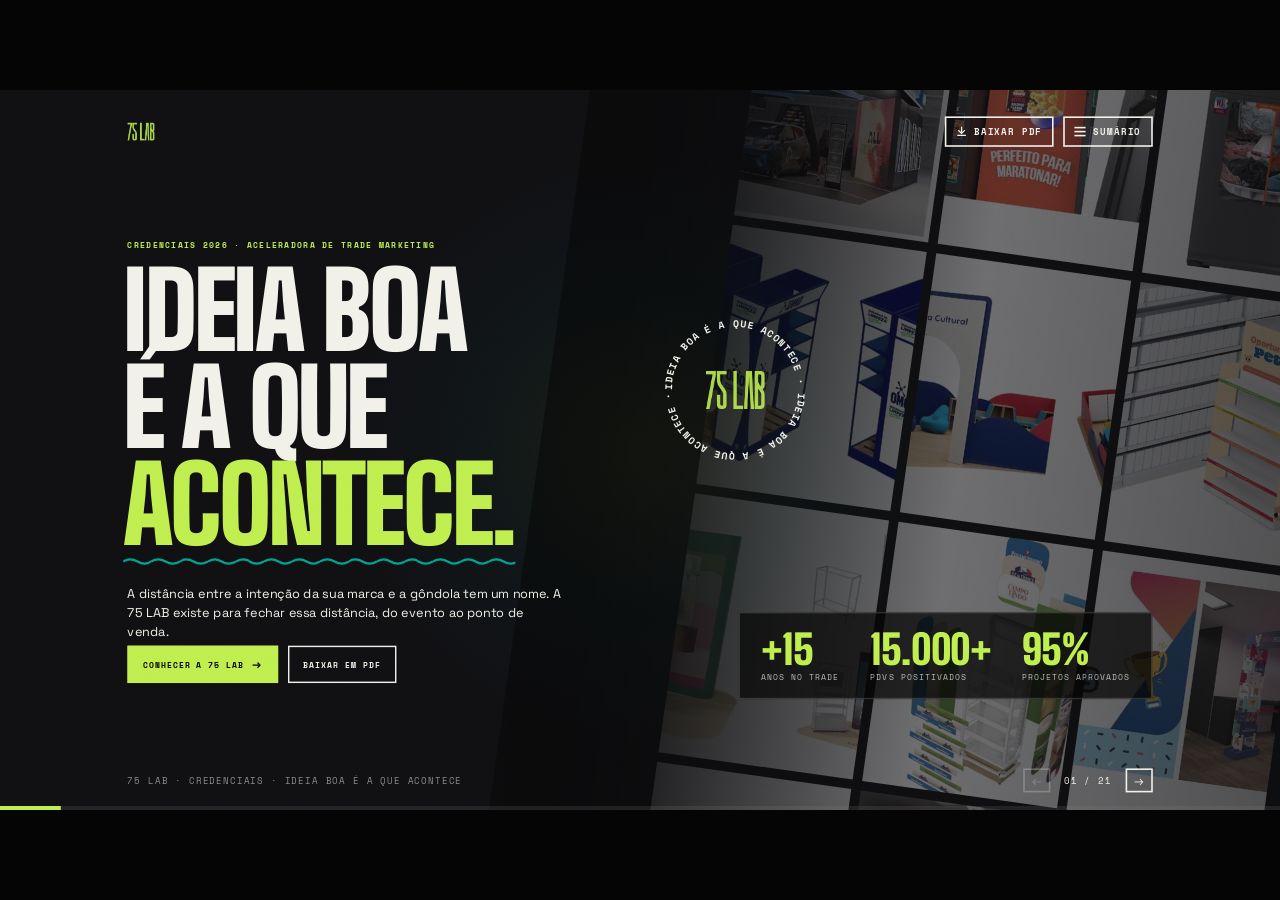
<file: index.html>
<!doctype html>
<html lang="pt-BR">
<head>
<meta charset="utf-8">
<meta name="viewport" content="width=device-width, initial-scale=1">
<meta id="versaoDeck" content="20261029185826">
<title>75 LAB · Credenciais</title>
<meta name="description" content="Credenciais da 75 LAB, aceleradora de trade marketing: quem somos, o hub de soluções, o Método 75, números, clientes e cases.">
<meta property="og:title" content="75 LAB · Credenciais">
<meta property="og:description" content="Ideia boa é a que acontece. Quem somos, o que plugamos e a prova na gôndola.">
<meta property="og:image" content="https://projetos.75lab.com.br/institucional-75lab/assets/og.jpg">
<link rel="icon" href="assets/75lab-lime.png">
<link rel="preconnect" href="https://fonts.googleapis.com">
<link rel="preconnect" href="https://fonts.gstatic.com" crossorigin>
<link href="https://fonts.googleapis.com/css2?family=Big+Shoulders+Display:wght@700;900&family=Space+Grotesk:wght@400;500;600;700&family=Space+Mono:wght@400;700&display=swap" rel="stylesheet">
<link rel="stylesheet" href="assets/deck.css?v=20261029185826">
<script>
// o GitHub Pages guarda o HTML por 10 min: se já existe versão nova, recarrega com ela
fetch('versao.txt?t='+Date.now(),{cache:'no-store'}).then(r=>r.ok?r.text():'').then(v=>{v=v.trim();if(v&&v!==document.getElementById('versaoDeck').content&&!location.search.includes('v='+v)){const u=new URL(location.href);u.searchParams.set('v',v);location.replace(u);}}).catch(()=>{});
</script>
</head>
<body>

<svg width="0" height="0" style="position:absolute" aria-hidden="true">
  <symbol id="i-pincel" viewBox="0 0 48 48"><path d="M30 6l12 12-20 20H10V26zM25 11l12 12M10 38l-4 4"/></symbol>
  <symbol id="i-fabrica" viewBox="0 0 48 48"><path d="M6 42V20l10 6v-6l10 6v-6l10 6V8h6v34zM13 35h5M23 35h5M33 35h5"/></symbol>
  <symbol id="i-caminhao" viewBox="0 0 48 48"><path d="M4 11h24v21H4zM28 18h9l7 8v6H28z"/><circle cx="12" cy="36" r="4"/><circle cx="36" cy="36" r="4"/></symbol>
  <symbol id="i-rede" viewBox="0 0 48 48"><rect x="19" y="19" width="10" height="10"/><rect x="5" y="5" width="8" height="8"/><rect x="35" y="5" width="8" height="8"/><rect x="5" y="35" width="8" height="8"/><rect x="35" y="35" width="8" height="8"/><path d="M13 13l6 6M35 13l-6 6M13 35l6-6M35 35l-6-6"/></symbol>
  <symbol id="i-relogio" viewBox="0 0 48 48"><circle cx="24" cy="24" r="18"/><path d="M24 13v11l8 5"/></symbol>
  <symbol id="i-escudo" viewBox="0 0 48 48"><path d="M24 4l16 6v12c0 10-7 18-16 22C15 40 8 32 8 22V10z"/><path d="M17 24l5 5 9-10"/></symbol>
  <symbol id="i-olho" viewBox="0 0 48 48"><path d="M4 24s7-13 20-13 20 13 20 13-7 13-20 13S4 24 4 24z"/><circle cx="24" cy="24" r="6"/></symbol>
  <symbol id="i-cadeado" viewBox="0 0 48 48"><rect x="10" y="22" width="28" height="20"/><path d="M16 22v-6a8 8 0 0 1 16 0v6M24 30v5"/></symbol>
  <symbol id="i-check" viewBox="0 0 48 48"><path d="M9 25l9 9 21-21"/></symbol>
  <symbol id="i-x" viewBox="0 0 48 48"><path d="M12 12l24 24M36 12L12 36"/></symbol>
  <symbol id="i-qr" viewBox="0 0 64 64"><rect x="8" y="8" width="18" height="18"/><rect x="38" y="8" width="18" height="18"/><rect x="8" y="38" width="18" height="18"/><path d="M14 14h6v6h-6zM44 14h6v6h-6zM14 44h6v6h-6zM38 38h6v6h-6zM50 50h6M50 38v6M38 50h6M44 44h6"/></symbol>
  <symbol id="i-pin" viewBox="0 0 48 48"><path d="M24 44s14-13 14-24a14 14 0 0 0-28 0c0 11 14 24 14 24z"/><circle cx="24" cy="20" r="5"/></symbol>
  <symbol id="i-camera" viewBox="0 0 48 48"><path d="M6 15h36v25H6zM17 15l3-6h8l3 6"/><circle cx="24" cy="27" r="7"/></symbol>
  <symbol id="i-calendario" viewBox="0 0 48 48"><path d="M6 10h36v32H6zM6 19h36M16 5v9M32 5v9M13 27h5M22 27h5M31 27h5M13 34h5M22 34h5"/></symbol>
  <symbol id="i-grafico" viewBox="0 0 48 48"><path d="M7 7v34h35M13 33l9-10 6 6 12-14"/></symbol>
  <symbol id="i-alvo" viewBox="0 0 48 48"><circle cx="24" cy="24" r="18"/><circle cx="24" cy="24" r="10"/><circle cx="24" cy="24" r="2"/></symbol>
  <symbol id="i-pessoas" viewBox="0 0 48 48"><circle cx="17" cy="16" r="6"/><circle cx="33" cy="18" r="5"/><path d="M5 40c0-8 5-13 12-13s12 5 12 13M29 28c7 0 13 4 13 12"/></symbol>
  <symbol id="i-raio" viewBox="0 0 48 48"><path d="M27 4L10 27h12l-3 17 19-25H26z"/></symbol>
  <symbol id="i-loja" viewBox="0 0 48 48"><path d="M6 18l4-10h28l4 10zM8 18v24h32V18M20 42V30h8v12"/></symbol>
  <symbol id="i-caixa" viewBox="0 0 48 48"><path d="M6 14l18-8 18 8v20l-18 8-18-8zM6 14l18 8 18-8M24 22v20"/></symbol>
  <symbol id="i-arquivo" viewBox="0 0 48 48"><path d="M11 4h18l9 9v31H11zM28 4v10h10M17 25h14M17 32h14"/></symbol>
  <symbol id="i-alerta" viewBox="0 0 48 48"><path d="M24 6l20 36H4zM24 19v11M24 35v2"/></symbol>
  <symbol id="i-moeda" viewBox="0 0 48 48"><circle cx="24" cy="24" r="18"/><path d="M29 17h-7a4 4 0 0 0 0 8h4a4 4 0 0 1 0 8h-8M24 13v4M24 33v3"/></symbol>
  <symbol id="i-cubo" viewBox="0 0 48 48"><path d="M24 4l18 10v20L24 44 6 34V14zM6 14l18 10 18-10M24 24v20"/></symbol>
  <symbol id="i-sinal" viewBox="0 0 48 48"><circle cx="24" cy="30" r="3"/><path d="M16 22a11 11 0 0 1 16 0M10 16a19 19 0 0 1 28 0M24 33v10"/></symbol>
  <symbol id="i-lupa" viewBox="0 0 48 48"><circle cx="20" cy="20" r="13"/><path d="M30 30l13 13"/></symbol>
  <symbol id="i-tag" viewBox="0 0 48 48"><path d="M6 6h18l18 18-18 18L6 24z"/><circle cx="15" cy="15" r="3"/></symbol>
  <symbol id="i-pasta" viewBox="0 0 48 48"><path d="M5 10h14l4 5h20v25H5z"/></symbol>
  <symbol id="i-versao" viewBox="0 0 48 48"><circle cx="12" cy="10" r="5"/><circle cx="12" cy="38" r="5"/><circle cx="36" cy="18" r="5"/><path d="M12 15v18M36 23c0 9-12 6-21 13"/></symbol>
  <symbol id="i-nota" viewBox="0 0 48 48"><path d="M10 4h28v40l-5-4-5 4-4-4-5 4-4-4-5 4zM17 16h14M17 24h14M17 32h8"/></symbol>
  <symbol id="i-seta" viewBox="0 0 48 48"><path d="M7 24h32M29 14l10 10-10 10"/></symbol>
  <symbol id="i-chat" viewBox="0 0 48 48"><path d="M6 8h36v24H20l-9 8v-8H6z"/></symbol>
  <symbol id="i-mail" viewBox="0 0 48 48"><path d="M5 10h38v28H5zM5 10l19 16 19-16"/></symbol>
  <symbol id="i-fone" viewBox="0 0 48 48"><path d="M10 6h8l4 10-5 4c2 5 6 9 11 11l4-5 10 4v8c0 2-2 4-4 4C20 42 6 28 6 10c0-2 2-4 4-4z"/></symbol>
  <symbol id="i-clique" viewBox="0 0 48 48"><path d="M19 26V9a4 4 0 0 1 8 0v13l9 2c3 .7 5 3.6 4.4 6.6L39 39c-.5 3-3 5-6 5H24c-2 0-3.8-1-5-2.6L11 31c-1.4-2 0-4.8 2.4-4.8 1 0 2 .4 2.7 1.2L19 30"/><path d="M8 12l4 2M10 4l3 4M18 1v4"/></symbol>
  <symbol id="i-funil" viewBox="0 0 48 48"><path d="M5 7h38L28 25v15l-8 4V25z"/></symbol>
  <symbol id="i-plug" viewBox="0 0 48 48"><path d="M17 4v10M31 4v10M11 14h26v8a13 13 0 0 1-26 0zM24 35v9"/></symbol>
  <symbol id="i-whats" viewBox="0 0 48 48"><path d="M8 40l3-9a17 17 0 1 1 6 6z"/><path d="M18 17c0 7 6 13 13 13l2-4-4-2-2 2c-2-1-4-3-5-5l2-2-2-4z"/></symbol>
  <symbol id="i-estrela" viewBox="0 0 48 48"><path d="M24 5l5.6 12.4L43 19l-10 9.3L35.6 42 24 35.3 12.4 42 15 28.3 5 19l13.4-1.6z"/></symbol>
  <symbol id="i-palco" viewBox="0 0 48 48"><path d="M4 40h40M8 40V18h32v22M8 18l6-10h20l6 10M20 40V28h8v12"/></symbol>
  <symbol id="i-presente" viewBox="0 0 48 48"><path d="M6 18h36v8H6zM9 26h30v16H9zM24 18v24M24 18c-3-8-12-8-10-2 1 3 10 2 10 2zM24 18c3-8 12-8 10-2-1 3-10 2-10 2z"/></symbol>
  <symbol id="i-mega" viewBox="0 0 48 48"><path d="M6 20v10h8l18 10V10L14 20zM14 30l3 12h6l-3-12M38 18a8 8 0 0 1 0 14"/></symbol>
  <symbol id="i-tela" viewBox="0 0 48 48"><rect x="5" y="8" width="38" height="26"/><path d="M17 42h14M24 34v8"/></symbol>
  <symbol id="i-boneco" viewBox="0 0 48 48"><circle cx="24" cy="10" r="5"/><path d="M14 44l4-16h12l4 16M18 28l-4-10h20l-4 10M24 18v10"/></symbol>
</svg>

<div id="wrap"><div id="stage" class="t-escuro capa">

<!-- ===================================================== 01 capa -->
<section id="capa" class="tela s-capa ativa" data-tema="escuro" data-titulo="Capa" data-cap="">
  <div class="mosaico sangra" aria-hidden="true">
    <div class="col c1"><img src="assets/cases/c/g01.jpg" alt=""><img src="assets/cases/c/g20.jpg" alt=""><img src="assets/cases/c/g48.jpg" alt=""><img src="assets/cases/c/g62.jpg" alt=""><img src="assets/cases/c/g01.jpg" alt=""><img src="assets/cases/c/g20.jpg" alt=""></div>
    <div class="col c2"><img src="assets/cases/c/g50.jpg" alt=""><img src="assets/cases/c/g05.jpg" alt=""><img src="assets/cases/c/g16.jpg" alt=""><img src="assets/cases/c/g70.jpg" alt=""><img src="assets/cases/c/g50.jpg" alt=""><img src="assets/cases/c/g05.jpg" alt=""></div>
    <div class="col c3"><img src="assets/cases/c/g14.jpg" alt=""><img src="assets/cases/c/g40.jpg" alt=""><img src="assets/cases/c/g60.jpg" alt=""><img src="assets/cases/c/g30.jpg" alt=""><img src="assets/cases/c/g14.jpg" alt=""><img src="assets/cases/c/g40.jpg" alt=""></div>
  </div>
  <span class="eyebrow anima">Credenciais 2026 · Aceleradora de trade marketing</span>
  <h1 class="anima d1">Ideia boa<br>é a que<br><span class="onda t-lime">acontece.</span></h1>
  <p class="lead anima d2">A distância entre a intenção da sua marca e a gôndola tem um nome. A 75 LAB existe para fechar essa distância, do evento ao ponto de venda.</p>
  <div class="acoes anima d3">
    <button class="botao cheio seta" data-ir="2" data-cursor="Começar">Conhecer a 75 LAB</button>
    <a class="botao" href="Credenciais-75LAB.pdf" download="Credenciais 75 LAB.pdf" data-cursor="Baixar">Baixar em PDF</a>
  </div>
  <div class="selo-giro anima zoom d4" aria-hidden="true">
    <svg viewBox="0 0 200 200"><defs><path id="circ" d="M100 100m-78 0a78 78 0 1 1 156 0a78 78 0 1 1-156 0"/></defs><text textLength="486" lengthAdjust="spacing"><textPath href="#circ" textLength="486" lengthAdjust="spacing">ideia boa é a que acontece · ideia boa é a que acontece ·</textPath></text></svg>
    <img src="assets/75lab-lime.png" alt="">
  </div>
  <div class="numeros-capa anima d4">
    <div><b class="num">+<span data-conta="15">0</span></b><span>anos no trade</span></div>
    <div><b class="num"><span data-conta="15000">0</span>+</b><span>PDVs positivados</span></div>
    <div><b class="num"><span data-conta="95">0</span>%</b><span>projetos aprovados</span></div>
  </div>
</section>

<!-- ===================================================== 02 resumo -->
<section id="resumo" class="tela s-res" data-tema="claro" data-titulo="A 75 LAB em um minuto" data-cap="(01) Por que existimos">
  <span class="destaque-cap anima">Em um minuto</span>
  <h2 class="anima d1">Uma aceleradora de trade <span class="onda t-teal">que pluga a solução certa.</span></h2>
  <div class="quatro anima d2">
    <div class="bl"><span class="n">01 · Quem somos</span><b>Os dois lados do balcão</b><p>Sócios vindos da indústria e do varejo. Falamos ROI, margem, sell-out e positivação, porque já estivemos dos dois lados da mesa.</p></div>
    <div class="bl"><span class="n">02 · O que fazemos</span><b>Hub de soluções</b><strong>7</strong><em>frentes plugáveis</em><p>Do evento à gôndola: stand, PDV, ativação, promoção, incentivo, retail media e digital.</p></div>
    <div class="bl"><span class="n">03 · Como entregamos</span><b>Método 75 + rede</b><p>Seis passos da imersão à execução, com a rede 75 Partners e governança de ponta a ponta, sem markup oculto.</p></div>
    <div class="bl"><span class="n">04 · A prova</span><b>Na gôndola</b><strong>84</strong><em>cases publicados</em><p>Mais de 15 mil PDVs positivados e 95% dos projetos aprovados.</p></div>
  </div>
  <div class="faixa-res anima d3">
    <div><svg class="ic"><use href="#i-alvo"/></svg>Projeto com escopo, prazo e preço fechados, terminando em algo que fica com a sua marca.</div>
    <div><svg class="ic"><use href="#i-moeda"/></svg>Produção comprada direto do fornecedor certo: até 25% a menos no custo.</div>
    <div><svg class="ic"><use href="#i-raio"/></svg>Tecnologia própria: gestão no Ariuno, realidade aumentada e rastreio de PDV.</div>
  </div>
  <p class="fonte">Números da 75 LAB · fonte: 75lab.com.br.</p>
</section>

<!-- ===================================================== 03 a distância -->
<section id="distancia" class="tela s-dist" data-tema="escuro" data-titulo="A distância tem um nome" data-cap="(01) Por que existimos" data-estados=".modos button">
  <span class="eyebrow anima"><b>(01)</b> Por que existimos</span>
  <h2 class="anima d1">Entre a intenção e a gôndola, <span class="t-lime">muita ideia boa se perde.</span></h2>
  <div class="modos anima d2">
    <button class="on" data-m="trad" data-cursor="Ver">Modelo tradicional</button>
    <button data-m="lab" data-cursor="Ver">Modelo 75 LAB</button>
  </div>
  <span class="cta so-tela"><svg class="ic"><use href="#i-clique"/></svg>Clique para comparar</span>
  <div class="regua anima d3" data-modo="trad">
    <div class="ponta ini"><span class="eyebrow">Ponto de partida</span><b>Intenção</b></div>
    <div class="ponta fim"><span class="eyebrow">Destino</span><b>Gôndola</b></div>
    <svg class="trilho" viewBox="0 0 1000 220" preserveAspectRatio="none" aria-hidden="true">
      <path class="tr-trad" d="M0 110 C120 110 140 60 220 70 S330 170 420 150 S540 40 620 90 S760 210 850 200"/>
      <path class="tr-lab" d="M0 110 L1000 110"/>
    </svg>
    <ol class="paradas trad">
      <li style="--x:14%"><b>Briefing</b><span>a ideia chega pela metade</span></li>
      <li style="--x:36%"><b>Retrabalho</b><span>criação sem saber produzir</span></li>
      <li style="--x:58%"><b>Atraso</b><span>fornecedor errado, prazo estourado</span></li>
      <li class="x" style="--x:82%"><b>Verba evapora</b><span>a peça não chega, ou chega torta</span></li>
    </ol>
    <ol class="paradas lab">
      <li style="--x:12%"><b>Imersão</b><span>marca, canal e shopper</span></li>
      <li style="--x:34%"><b>Solução</b><span>validada antes de produzir</span></li>
      <li style="--x:56%"><b>Produção</b><span>fornecedor certo, sem markup</span></li>
      <li style="--x:78%"><b>Execução</b><span>na loja, medida</span></li>
      <li class="ok" style="--x:96%"><b>Resultado</b><span>venda e presença</span></li>
    </ol>
  </div>
  <p class="fecho anima d4">Não somos uma agência tradicional. Somos uma aceleradora de trade marketing: a ideia só conta quando acontece no ponto de venda.</p>
</section>

<!-- ===================================================== 04 os dois lados do balcão -->
<section id="balcao" class="tela s-balc" data-tema="claro" data-titulo="Os dois lados do balcão" data-cap="(02) Quem somos">
  <span class="eyebrow anima"><b>(02)</b> Quem somos</span>
  <h2 class="anima d1">Os dois lados do balcão, <span class="onda t-teal">na mesma mesa.</span></h2>
  <div class="foto-duo anima zoom d2"><img src="assets/img/caique-daniel.webp" alt="Daniel Coimbra e Caique Becker, cofundadores da 75 LAB"></div>
  <div class="lado ind anima esq d3">
    <span class="tag">Veio da indústria</span>
    <h3>Daniel Coimbra</h3>
    <em>Cofundador · CEO</em>
    <b class="num"><span data-conta="20">0</span><small> anos</small></b>
    <p>de trade marketing do lado de quem vende para o varejo: lançamento, gestão de categoria e P&amp;L.</p>
  </div>
  <div class="lado var anima dir d3">
    <span class="tag">Veio do varejo</span>
    <h3>Caique Becker</h3>
    <em>Cofundador · Head de Trade</em>
    <b class="num"><span data-conta="15">0</span><small> anos</small></b>
    <p>de varejo do lado de quem opera a loja: layout, execução no ponto e a régua de aprovação das ações da indústria.</p>
  </div>
  <div class="tampo anima d4" aria-hidden="true"><span>Indústria</span><i>valor para os dois lados</i><span>Varejo</span></div>
  <div class="passagem anima d5"><span class="eyebrow">Por onde passamos</span><div class="nomes"><span>Kraft</span><span>Mondelez</span><span>Unilever</span><span>Whirlpool</span><span>GPA</span><span>Extra</span><span>Minuto Pão de Açúcar</span></div></div>
</section>

<!-- ===================================================== 05 manifesto -->
<section id="manifesto" class="tela s-man" data-tema="lime" data-titulo="Criamos o que gostaríamos de ter tido" data-cap="(02) Quem somos">
  <span class="eyebrow anima">Por que a 75 LAB existe</span>
  <blockquote class="anima d1">“Criamos o que <span class="apagada">gostaríamos</span> de ter tido como clientes.”</blockquote>
  <cite class="anima d2">Daniel Coimbra · CEO 75 LAB</cite>
  <ol class="principios anima d3" data-seq>
    <li><i>01</i>Vivemos o trade, não só aprendemos.</li>
    <li><i>02</i>Solução certa, nunca de prateleira.</li>
    <li><i>03</i>Para cada desafio, a equipe certa.</li>
    <li><i>04</i>Prova acima de promessa.</li>
  </ol>
  <div class="imprensa anima dir d3">
    <span class="eyebrow">Na imprensa</span>
    <a class="mat" href="https://propmark.com.br/artigos/criamos-o-que-gostariamos-de-ter-tido-como-clientes/" target="_blank" rel="noopener" data-cursor="Ler">
      <img src="assets/imprensa/propmark.webp" alt="Artigo de Daniel Coimbra na Propmark">
      <span><b>Propmark</b>“A grande agência tradicional aprendeu trade marketing. Nós vivemos isso.”<small class="so-tela">Clique para ler ↗</small><small class="so-pdf">propmark.com.br</small></span>
    </a>
    <a class="mat" href="https://gironews.com/opinioes/a-loja-me-ensinou-o-que-nenhuma-apresentacao-ensinava/" target="_blank" rel="noopener" data-cursor="Ler">
      <img src="assets/imprensa/giro.webp" alt="Artigo de Caique Becker na Giro News">
      <span><b>Giro News</b>“Execução não é consequência da estratégia. Execução é parte da estratégia.”<small class="so-tela">Clique para ler ↗</small><small class="so-pdf">gironews.com</small></span>
    </a>
  </div>
</section>

<!-- ===================================================== 06 hub de soluções -->
<section id="hub" class="tela s-hub" data-tema="escuro" data-titulo="Hub de soluções" data-cap="(03) O que fazemos" data-estados=".tomadas button">
  <span class="eyebrow anima"><b>(03)</b> O que fazemos</span>
  <h2 class="anima d1">Plugamos a solução<br><span class="t-lime">que a sua marca precisa.</span></h2>
  <p class="lead anima d2">Trade marketing vai muito além do PDV. Conectamos o que a sua intenção comercial pede, do evento à gôndola.</p>
  <div class="regua-t anima d3">
    <div class="filtro-t"><img src="assets/75lab-lime.png" alt="75 LAB"><i></i></div>
    <div class="tomadas">
      <button class="on" data-s="0" data-cursor="Plugar"><svg class="ic"><use href="#i-loja"/></svg><b>Material de PDV</b></button>
      <button data-s="1" data-cursor="Plugar"><svg class="ic"><use href="#i-palco"/></svg><b>Stand</b></button>
      <button data-s="2" data-cursor="Plugar"><svg class="ic"><use href="#i-pessoas"/></svg><b>Eventos</b></button>
      <button data-s="3" data-cursor="Plugar"><svg class="ic"><use href="#i-estrela"/></svg><b>Ativação</b></button>
      <button data-s="4" data-cursor="Plugar"><svg class="ic"><use href="#i-tag"/></svg><b>Promoção</b></button>
      <button data-s="5" data-cursor="Plugar"><svg class="ic"><use href="#i-presente"/></svg><b>Incentivo</b></button>
      <button data-s="6" data-cursor="Plugar"><svg class="ic"><use href="#i-tela"/></svg><b>Retail media e digital</b></button>
      <div class="mais-t"><b>+ e muito mais</b><span>plugamos o especialista certo para cada desafio</span></div>
    </div>
  </div>
  <span class="cta so-tela"><svg class="ic"><use href="#i-clique"/></svg>Clique em cada solução para plugar</span>
  <div class="plugado anima dir d3">
    <figure id="hubFoto"><img src="assets/cases/c/g20.jpg" alt=""></figure>
    <div class="info"><span class="eyebrow" id="hubN">Plugado · 01 de 07</span><h3 id="hubT">Material de PDV</h3><p id="hubP"></p><span class="ex" id="hubEx"></span></div>
  </div>
  <template id="hubDados">
    <i data-t="Material de PDV" data-f="assets/cases/c/g20.jpg" data-ex="Unilever · display cash">Enxoval, display, ponta de gôndola e embalagem promocional. Material certo, no prazo, desenhado para ser produzido sem retrabalho.</i>
    <i data-t="Stand" data-f="assets/cases/c/g01.jpg" data-ex="Alltak · Future Print">Presença marcante em feiras e convenções, do projeto 3D à montagem, com cronograma de aprovação desde a primeira reunião.</i>
    <i data-t="Eventos" data-f="assets/cases/c/g62.jpg" data-ex="Alltak · convenção">Convenção, endomarketing, Black Friday e inauguração: experiências que aproximam canal, time e shopper.</i>
    <i data-t="Ativação" data-f="assets/cases/c/g48.jpg" data-ex="O Boticário · display modular">Ponto de experiência e display modular que fazem o shopper parar, provar e levar.</i>
    <i data-t="Promoção" data-f="assets/cases/c/g70.jpg" data-ex="LG · promoção cashback">Mecânicas que geram giro e conversão, com a peça de loja que explica a promoção em três segundos.</i>
    <i data-t="Incentivo" data-f="assets/cases/c/g69.jpg" data-ex="Whirlpool · Top Trade">Programas de incentivo e loyalty para equipe, canal e força de vendas, com regra clara e brinde que dá vontade.</i>
    <i data-t="Retail media e digital" data-f="assets/cases/c/g80.jpg" data-ex="Whirlpool · loja perfeita online">A marca nos canais de mídia do varejo, vitrine virtual, CRM e plataforma de treinamento.</i>
  </template>
</section>

<!-- ===================================================== 07 a rede -->
<section id="rede" class="tela s-rede" data-tema="claro2" data-titulo="Uma rede, não um fornecedor" data-cap="(03) O que fazemos">
  <span class="eyebrow anima"><b>(03)</b> Hub de especialistas · 75 Partners</span>
  <h2 class="anima d1">O cliente não compra uma entrega. <span class="onda t-teal">Acessa uma rede.</span></h2>
  <div class="grafo anima zoom d2" aria-hidden="true">
    <svg viewBox="0 0 760 640"><g class="fios"><path d="M380 320L380 55"/><path d="M380 320L615 155"/><path d="M380 320L672 379"/><path d="M380 320L510 559"/><path d="M380 320L250 559"/><path d="M380 320L88 379"/><path d="M380 320L145 155"/></g></svg>
    <div class="centro"><b class="num">+<span data-conta="75">0</span></b><span>fornecedores homologados</span></div>
    <span class="no" style="left:380px;top:55px">Gráfica</span>
    <span class="no" style="left:615px;top:155px">Marcenaria</span>
    <span class="no" style="left:672px;top:379px">Metalurgia</span>
    <span class="no" style="left:510px;top:559px">Cenografia</span>
    <span class="no" style="left:250px;top:559px">Brindes</span>
    <span class="no" style="left:88px;top:379px">Logística</span>
    <span class="no" style="left:145px;top:155px">3D e AR</span>
  </div>
  <ol class="regras anima d3" data-seq>
    <li><svg class="ic"><use href="#i-rede"/></svg><div><b>Se já está no ecossistema, conectamos.</b><span>Fornecedor homologado por vocês entra na rede, sem atrito.</span></div></li>
    <li><svg class="ic"><use href="#i-lupa"/></svg><div><b>Se ainda não, buscamos e trazemos.</b><span>Você não depende de um único parceiro para prazo, qualidade e custo.</span></div></li>
    <li><svg class="ic"><use href="#i-escudo"/></svg><div><b>Governança ponta a ponta.</b><span>Da especificação técnica à implantação, você vê cada etapa. Sem markup oculto.</span></div></li>
  </ol>
  <p class="fonte">Números da 75 LAB · rede 75 Partners, credenciais 75 LAB.</p>
</section>

<!-- ===================================================== 08 método 75 -->
<section id="metodo" class="tela s-met" data-tema="escuro" data-titulo="Método 75" data-cap="(03) O que fazemos">
  <span class="eyebrow anima"><b>(03)</b> O Método 75</span>
  <h2 class="anima d1">Seis passos <span class="t-lime">até o ponto de venda.</span></h2>
  <svg class="caminho anima d2" viewBox="0 0 1460 420" preserveAspectRatio="none" aria-hidden="true"><path id="caminhoM" d="M30 330 C200 330 210 110 380 110 S560 330 730 330 S900 110 1080 110 S1260 330 1430 330"/><circle class="viajante" r="10"><animateMotion dur="9s" repeatCount="indefinite"><mpath href="#caminhoM"/></animateMotion></circle></svg>
  <ol class="estacoes" data-seq>
    <li class="anima" style="left:0;top:470px"><i>01</i><b>Imersão</b><span>Marca, canal, produto e shopper. Entender a intenção comercial real e os custos absorvidos.</span></li>
    <li class="anima" style="left:262px;top:250px"><i>02</i><b>Laboratório</b><span>Caminhos desenhados e testados. Validação antes de produzir.</span></li>
    <li class="anima" style="left:524px;top:470px"><i>03</i><b>Especialistas</b><span>O time certo para cada projeto, acionado na hora certa.</span></li>
    <li class="anima" style="left:786px;top:250px"><i>04</i><b>Estratégia e design</b><span>Criação com função comercial: estética a serviço da conversão.</span></li>
    <li class="anima" style="left:1048px;top:470px"><i>05</i><b>Produção</b><span>Material e logística tratados como estratégia, com controle do início ao fim.</span></li>
    <li class="anima fim" style="left:1310px;top:250px"><i>06</i><b>Execução no PDV</b><span>Venda, penetração e presença, com impacto medido no shopper.</span></li>
  </ol>
  <p class="fecho anima d5">Não criamos nada antes de uma imersão: o processo elimina o achismo e garante soluções baseadas em dados e realidade de campo.</p>
</section>

<!-- ===================================================== engenharia -->
<section id="engenharia" class="tela s-eng" data-tema="escuro" data-titulo="Engenharia de PDV" data-cap="(03) O que fazemos">
  <span class="eyebrow anima"><b>(03)</b> Engenharia de PDV</span>
  <h2 class="anima d1">Desenho que a gráfica corta. <span class="t-lime">Nada fantasioso.</span></h2>
  <p class="lead anima d2">A imagem vende a ideia. A engenharia garante que a peça fica de pé na loja: medida real, encaixe que fecha e chapa bem aproveitada.</p>
  <ol class="esteira-eng" data-seq>
    <li class="anima amplia" data-amplia="assets/eng/sni-3d.webp" data-legenda="Render 3D · separador Snickers" data-cursor="Ampliar"><span class="n">01</span><figure><img src="assets/eng/sni-3d.webp" alt="Render 3D do separador de compras Snickers"></figure><b>Render 3D</b><p>A peça como o shopper vai ver, com a medida certa.</p></li>
    <li class="anima amplia" data-amplia="assets/eng/sni-vistas-folha.webp" data-legenda="Vistas técnicas · separador Snickers" data-cursor="Ampliar"><span class="n">02</span><figure class="folha"><img src="assets/eng/sni-vistas-folha.webp" alt="Folha de vistas técnicas do display"></figure><b>Projeto executivo</b><p>Vistas, cortes e lista de materiais em DXF e PDF.</p></li>
    <li class="anima amplia" data-amplia="assets/eng/pre-faca.webp" data-legenda="Faca 1:1 · display Président" data-cursor="Ampliar"><span class="n">03</span><figure class="folha"><img src="assets/eng/pre-faca.webp" alt="Faca planificada do display"></figure><b>Faca 1:1</b><p>Planificado com dobras, rasgos e folgas do material.</p></li>
    <li class="anima amplia" data-amplia="assets/eng/pre-chapa-2440.webp" data-legenda="Aproveitamento de chapa 2440 × 1220 · display Président" data-cursor="Ampliar"><span class="n">04</span><figure class="folha"><img src="assets/eng/pre-chapa-2440.webp" alt="Estudo de aproveitamento de chapa"></figure><b>Aproveitamento</b><p><strong>9 displays</strong> por chapa 2440 × 1220 mm.</p></li>
  </ol>
  <span class="cta so-tela"><svg class="ic"><use href="#i-clique"/></svg>Clique para ampliar cada etapa</span>
  <div class="regras-eng anima d4">
    <div><svg class="ic p"><use href="#i-check"/></svg>Montagem por encaixe, sem cola nem fita</div>
    <div><svg class="ic p"><use href="#i-check"/></svg>Uma fonte de medidas para desenho, arte e 3D</div>
    <div><svg class="ic p"><use href="#i-check"/></svg>Material certo para geladeira, chão ou balcão</div>
    <div><svg class="ic p"><use href="#i-check"/></svg>Abre no AutoCAD e no LibreCAD</div>
  </div>
  <p class="fonte">Projetos da 75 LAB: separador de compras Snickers (Mars) e display de fatiados Président (Lactalis).</p>
</section>

<!-- ===================================================== 09 custo -->
<section id="custo" class="tela s-cus" data-tema="claro" data-titulo="Design to cost" data-cap="(03) O que fazemos">
  <span class="eyebrow anima"><b>(03)</b> Inteligência de produção</span>
  <h2 class="anima d1">Seu investimento vai para resultado, <span class="onda t-teal">não para taxa.</span></h2>
  <div class="comparativo anima d2">
    <div class="linha-c"><span class="rot">Modelo tradicional</span>
      <div class="barra-c"><i class="cri" style="--w:22%">Criação</i><i class="pro" style="--w:56%">Produção</i><i class="mk" style="--w:22%">Markup sobre a produção</i></div></div>
    <div class="linha-c lab"><span class="rot">Modelo 75 LAB</span>
      <div class="barra-c"><i class="cri" style="--w:22%">Criação</i><i class="pro" style="--w:42%">Produção otimizada</i><i class="eco" style="--w:36%"><b class="num">−<span data-conta="25">0</span>%</b> no custo de produção</i></div></div>
    <span class="ilust">Ilustrativo: proporções para explicar o modelo</span>
  </div>
  <div class="alavancas anima d3" data-seq>
    <div><svg class="ic g vivo"><use href="#i-fabrica"/></svg><b>Engenharia antes de produzir</b><p>Olhamos o projeto com olho de indústria: formato, material e processo ajustados para reduzir custo e desperdício.</p></div>
    <div><svg class="ic g vivo"><use href="#i-moeda"/></svg><b>Fim do markup de produção</b><p>Pelo 75 Partners a produção é vendida direto. Não somamos taxa de agência em cima do custo gráfico.</p></div>
    <div><svg class="ic g vivo"><use href="#i-alvo"/></svg><b>Fornecedor certo para cada peça</b><p>Cada material vai para quem faz melhor e mais barato. Em média, 25% a menos no custo de produção.</p></div>
  </div>
  <p class="fonte">Números da 75 LAB · redução média de custo de produção com o fornecedor certo, fonte: 75lab.com.br.</p>
</section>

<!-- ===================================================== 10 números (cupom) -->
<section id="numeros" class="tela s-cupom" data-tema="claro2" data-titulo="A 75 LAB em números" data-cap="(04) Provas">
  <span class="eyebrow anima"><b>(04)</b> Números da 75 LAB</span>
  <h2 class="anima d1">Prova acima <span class="onda t-teal">de promessa.</span></h2>
  <p class="lead anima d2">Doze meses da nossa operação, tirados do sistema em que a 75 LAB trabalha todos os dias.</p>
  <div class="heroi anima d3"><b class="num"><span data-conta="15000">0</span>+</b><span>PDVs positivados</span></div>
  <div class="heroi h2 anima d4"><b class="num"><span data-conta="95">0</span>%</b><span>dos projetos aprovados</span></div>
  <div class="cupom anima zoom d2">
    <div class="topo-c"><img src="assets/75lab-black.png" alt="75 LAB"><span>75 LAB ESTRATÉGIA, DESIGN E PRODUÇÃO LTDA</span><span>CNPJ 55.470.982/0001-77</span><span class="tracos"></span><b>CUPOM DE OPERAÇÃO · 12 MESES</b><span>28/10/2025 a 27/10/2026</span><span class="tracos"></span></div>
    <ol class="itens" data-seq>
      <li><span>Entregas concluídas</span><b data-conta="1811">0</b></li>
      <li><span>Jobs de ponta a ponta</span><b data-conta="513">0</b></li>
      <li><span>Clientes com demanda</span><b data-conta="94">0</b></li>
      <li><span>Jobs ativos no pico</span><b data-conta="122">0</b></li>
      <li><span>Clientes em paralelo</span><b data-conta="52">0</b></li>
      <li><span>Prazo mediano, baixa complex.</span><b>8 dias úteis</b></li>
      <li><span>Prazo mediano, alta complex.</span><b>41 dias úteis</b></li>
      <li><span>Horas apontadas por mês</span><b>1.070 h</b></li>
    </ol>
    <div class="total"><span class="tracos"></span><div><b>Anos no trade</b><b>+15</b></div><span class="cod">||| |||| | ||||| || ||| | |||| |||</span><span>Ideia boa é a que acontece.</span></div>
  </div>
  <p class="fonte">Dados da própria 75 LAB, não de cliente. Fonte: Ariuno, sistema de gestão da 75 LAB · 28/10/2025 a 27/10/2026 · horas de jul a set/2026 · PDVs e aprovação: 75lab.com.br.</p>
</section>

<!-- ===================================================== 11 clientes -->
<section id="clientes" class="tela s-mar" data-tema="claro" data-titulo="Marcas que aceleraram com a gente" data-cap="(04) Provas">
  <span class="eyebrow anima"><b>(04)</b> Clientes</span>
  <h2 class="anima d1">Marcas e redes que já <span class="onda t-teal">aceleraram com a gente.</span></h2>
  <div class="esteiras anima d2">
    <div class="esteira"><span class="rot"><svg class="ic p"><use href="#i-caixa"/></svg>Alimentos e bebidas</span><div class="vai"><div class="faixa"><img src="assets/clientes/unilever.png" alt="Unilever"><img src="assets/clientes/seara.png" alt="Seara"><img src="assets/clientes/lactalis.png" alt="Lactalis"><img src="assets/clientes/parmalat.png" alt="Parmalat"><img src="assets/clientes/polenghi.png" alt="Polenghi"><img src="assets/clientes/hersheys.png" alt="Hershey’s"><img src="assets/clientes/3coracoes.png" alt="3 Corações"><img src="assets/clientes/madalena.png" alt="Madalena"><img src="assets/clientes/evino.png" alt="Evino"><img src="assets/clientes/grand-cru.png" alt="Grand Cru"></div></div></div>
    <div class="esteira volta"><span class="rot"><svg class="ic p"><use href="#i-loja"/></svg>Varejo, beleza e farma</span><div class="vai"><div class="faixa"><img src="assets/clientes/boticario.png" alt="O Boticário"><img src="assets/clientes/eudora.png" alt="Eudora"><img src="assets/clientes/berenice.png" alt="Quem disse, Berenice?"><img src="assets/clientes/dpsp.png" alt="Grupo DPSP"><img src="assets/clientes/drogasp.png" alt="Drogaria São Paulo"><img src="assets/clientes/pacheco.png" alt="Drogarias Pacheco"><img src="assets/clientes/loungerie.png" alt="Loungerie"><img src="assets/clientes/petz.png" alt="Petz"></div></div></div>
    <div class="esteira"><span class="rot"><svg class="ic p"><use href="#i-fabrica"/></svg>Pet, casa e eletro</span><div class="vai"><div class="faixa"><img src="assets/clientes/brastemp.png" alt="Brastemp"><img src="assets/clientes/consul.png" alt="Consul"><img src="assets/clientes/panasonic.png" alt="Panasonic"><img src="assets/clientes/alltak.png" alt="Alltak"><img src="assets/clientes/premierpet.png" alt="PremieRpet"><img src="assets/clientes/kelco.png" alt="Kelco"><img src="assets/clientes/keldog.png" alt="Keldog"><img src="assets/clientes/kelcat.png" alt="Kelcat"><img src="assets/clientes/pipicat.png" alt="Pipicat"><img src="assets/clientes/whiskas.png" alt="Whiskas"><img src="assets/clientes/pedigree.png" alt="Pedigree"></div></div></div>
  </div>
  <div class="contagem anima d3"><b class="num" data-conta="94">0</b><span>clientes com demanda aberta nos últimos 12 meses</span></div>
  <p class="fonte">Marcas atendidas pela 75 LAB · a referência pode ser pedida a qualquer uma delas.</p>
</section>

<!-- ===================================================== 12 cases -->
<section id="cases" class="tela s-gon" data-tema="escuro" data-titulo="A prova está na gôndola" data-cap="(04) Provas" data-estados=".prateleiras-f button">
  <span class="eyebrow anima"><b>(04)</b> Cases</span>
  <h2 class="anima d1">A prova está <span class="t-lime">na gôndola.</span></h2>
  <div class="prateleiras-f anima d2">
    <button class="on" data-c="pdv" data-cursor="Filtrar">Material de PDV</button>
    <button data-c="ativacao" data-cursor="Filtrar">Ativações</button>
    <button data-c="stand" data-cursor="Filtrar">Stands</button>
    <button data-c="evento" data-cursor="Filtrar">Eventos</button>
    <button data-c="promo" data-cursor="Filtrar">Promoção e campanha</button>
    <button data-c="digital" data-cursor="Filtrar">Digital e embalagem</button>
  </div>
  <span class="cta so-tela"><svg class="ic"><use href="#i-clique"/></svg>Escolha a prateleira · clique na foto para ampliar</span>
  <div class="gondola anima d3">
    <div class="prat" id="gonPrat"></div>
    <div class="base-g"></div>
  </div>
  <div class="etiquetas anima d3" id="gonEtq"></div>
  <a class="botao cheio seta mais anima d4" href="https://www.75lab.com.br/cases.html" target="_blank" rel="noopener" data-cursor="Abrir">Ver os 84 cases no site</a>
  <template id="gonDados">
    <i data-c="pdv" data-f="g20" data-t="Unilever" data-p="Display cash"></i><i data-c="pdv" data-f="g14" data-t="Whirlpool" data-p="Lavadora BWD16"></i><i data-c="pdv" data-f="g16" data-t="Polenghi" data-p="Varejo e food"></i><i data-c="pdv" data-f="g30" data-t="Lactalis" data-p="Enxoval de loja"></i>
    <i data-c="ativacao" data-f="g48" data-t="O Boticário" data-p="Display modular"></i><i data-c="ativacao" data-f="g50" data-t="Seara" data-p="Ponta de gôndola"></i><i data-c="ativacao" data-f="g40" data-t="Petz" data-p="Ponta de gôndola"></i><i data-c="ativacao" data-f="g53" data-t="Alltak" data-p="Experiência Leroy"></i>
    <i data-c="stand" data-f="g01" data-t="Alltak" data-p="Future Print"></i><i data-c="stand" data-f="g04" data-t="Alltak" data-p="Haus Decor"></i><i data-c="stand" data-f="g05" data-t="Ciranda" data-p="Bienal RJ"></i><i data-c="stand" data-f="g02" data-t="Pinc" data-p="Mini stand"></i>
    <i data-c="evento" data-f="g60" data-t="DPSP" data-p="Endomarketing"></i><i data-c="evento" data-f="g62" data-t="Alltak" data-p="Convenção"></i><i data-c="evento" data-f="g65" data-t="Polenghi" data-p="Convenção"></i><i data-c="evento" data-f="g66" data-t="Abras" data-p="Super Varejo"></i>
    <i data-c="promo" data-f="g70" data-t="LG" data-p="Promoção cashback"></i><i data-c="promo" data-f="g69" data-t="Whirlpool" data-p="Top Trade"></i><i data-c="promo" data-f="g58" data-t="Alltak" data-p="Rebranding"></i><i data-c="promo" data-f="g72" data-t="Abras" data-p="Dia do Supermercado"></i>
    <i data-c="digital" data-f="g80" data-t="Whirlpool" data-p="Loja perfeita online"></i><i data-c="digital" data-f="g78" data-t="3 Corações" data-p="Plataforma de treinamento"></i><i data-c="digital" data-f="g84" data-t="Loungerie" data-p="Embalagem de Natal"></i><i data-c="digital" data-f="g85" data-t="Kelco" data-p="Embalagem Bifinhos"></i>
  </template>
</section>

<!-- ===================================================== cases no ar -->
<section id="no-ar" class="tela s-links" data-tema="claro2" data-titulo="Projetos no ar" data-cap="(04) Provas">
  <span class="eyebrow anima"><b>(04)</b> Veja funcionando</span>
  <h2 class="anima d1">Não é mockup. <span class="onda t-teal">Está no ar.</span></h2>
  <p class="lead anima d2">Projetos da 75 LAB publicados na web. Abra no computador ou no celular.</p>
  <span class="cta so-tela"><svg class="ic"><use href="#i-clique"/></svg>Clique para abrir cada projeto</span>
  <div class="cartoes-l anima d3" data-seq>
    <a href="https://projetos.75lab.com.br/ar/" target="_blank" rel="noopener" data-cursor="Abrir"><span class="nav-b"><i></i><i></i><i></i></span><img src="assets/links/ar.jpg" alt="Galeria de displays em realidade aumentada"><span class="tag">Realidade aumentada</span><b>Galeria de displays em AR</b><em>projetos.75lab.com.br/ar</em></a>
    <a href="https://projetos.75lab.com.br/produtos/mars-displays-whiskas-pedigree/" target="_blank" rel="noopener" data-cursor="Abrir"><span class="nav-b"><i></i><i></i><i></i></span><img src="assets/links/mars-displays-whiskas-pedigree.jpg" alt="Página de produto dos displays Whiskas e Pedigree"><span class="tag">Página de produto com QR</span><b>Displays Whiskas e Pedigree</b><em>projetos.75lab.com.br/produtos</em></a>
    <a href="https://projetos.75lab.com.br/rastreamento-75lab/" target="_blank" rel="noopener" data-cursor="Abrir"><span class="nav-b"><i></i><i></i><i></i></span><img src="assets/links/rastreamento-75lab.jpg" alt="Apresentação de rastreamento de PDV"><span class="tag">Rastreamento de PDV</span><b>QR na peça e tag ao vivo</b><em>projetos.75lab.com.br/rastreamento-75lab</em></a>
    <a href="https://projetos.75lab.com.br/seara-gondola-ideal/" target="_blank" rel="noopener" data-cursor="Abrir"><span class="nav-b"><i></i><i></i><i></i></span><img src="assets/links/seara-gondola-ideal.jpg" alt="Jogo Monte sua gôndola ideal da Seara"><span class="tag">Convenção · jogo</span><b>Seara · Monte sua gôndola ideal</b><em>projetos.75lab.com.br/seara-gondola-ideal</em></a>
    <a href="https://projetos.75lab.com.br/mixmais-dpa/" target="_blank" rel="noopener" data-cursor="Abrir"><span class="nav-b"><i></i><i></i><i></i></span><img src="assets/links/mixmais-dpa.jpg" alt="Atividade MIX mais DPA"><span class="tag">Convenção · ranking ao vivo</span><b>MIX+ DPA · Galbani e iogurtes</b><em>projetos.75lab.com.br/mixmais-dpa</em></a>
    <a href="https://projetos.75lab.com.br/ftw-vitrine-ecommerce/" target="_blank" rel="noopener" data-cursor="Abrir"><span class="nav-b"><i></i><i></i><i></i></span><img src="assets/links/ftw-vitrine-ecommerce.jpg" alt="Vitrine virtual da FTW"><span class="tag">E-commerce · conteúdo rico</span><b>FTW · vitrine virtual</b><em>projetos.75lab.com.br/ftw-vitrine-ecommerce</em></a>
  </div>
</section>

<!-- ===================================================== 13 depoimento -->
<section id="depoimento" class="tela s-dep" data-tema="lime" data-titulo="Quem já viveu um projeto com a gente" data-cap="(04) Provas">
  <span class="eyebrow anima">Quem já viveu um cronograma com a gente · stand Alltak Decor</span>
  <blockquote class="anima d1"><span class="aspas">“</span>Desde a primeira reunião, me surpreenderam com essa parte de planejamento.</blockquote>
  <p class="segunda anima d2">“Um programa viável de execução. Datas de aprovações, datas de execução, finalização para a entrega do stand.”</p>
  <div class="quem anima d2"><b>Marcelo Abreu</b><span>Alltak</span></div>
  <div class="videos anima d3">
    <span class="eyebrow">Projetos da 75 LAB em vídeo</span>
    <span class="cta so-tela"><svg class="ic"><use href="#i-clique"/></svg>Clique num vídeo para assistir no celular ao lado</span>
    <div class="fila" id="filaVid">
      <button class="vid on" data-src="assets/video/alltak-marcelo.mp4" data-poster="assets/video/alltak-marcelo.webp" data-dur="1min19" data-cursor="Assistir"><span class="capa"><img src="assets/video/alltak-marcelo.webp" alt="" loading="lazy"><i></i><em>1min19</em></span><b>Depoimento · stand Alltak Decor</b></button>
      <button class="vid" data-src="assets/video/boticario.mp4" data-poster="assets/video/boticario.webp" data-dur="53s" data-cursor="Assistir"><span class="capa"><img src="assets/video/boticario.webp" alt="" loading="lazy"><i></i><em>53s</em></span><b>O Boticário · display flex</b></button>
      <button class="vid" data-src="assets/video/evino.mp4" data-poster="assets/video/evino.webp" data-dur="1min25" data-cursor="Assistir"><span class="capa"><img src="assets/video/evino.webp" alt="" loading="lazy"><i></i><em>1min25</em></span><b>Evino · corta-gotas</b></button>
      <button class="vid" data-src="assets/video/reel4.mp4" data-poster="assets/video/reel4.webp" data-dur="41s" data-cursor="Assistir"><span class="capa"><img src="assets/video/reel4.webp" alt="" loading="lazy"><i></i><em>41s</em></span><b>Alltak em Fortaleza</b></button>
      <button class="vid" data-src="assets/video/reel6.mp4" data-poster="assets/video/reel6.webp" data-dur="1min35" data-cursor="Assistir"><span class="capa"><img src="assets/video/reel6.webp" alt="" loading="lazy"><i></i><em>1min35</em></span><b>Bastidores · display Kelco</b></button>
    </div>
  </div>
  <div class="outro anima d4"><q>Resolveram no ponto de venda o que a gente tentava há meses.</q><span>Bruno Soares · Diretor</span></div>
  <div class="celular anima zoom d2">
    <video id="vidDep" src="assets/video/alltak-marcelo.mp4" poster="assets/video/alltak-marcelo.webp" preload="none" playsinline></video>
    <button class="play" id="playDep" data-cursor="Assistir" aria-label="Assistir ao vídeo"><i></i><span id="durDep">Assistir · 1min19</span></button>
    <div class="barrav"><i id="progDep"></i></div>
  </div>
  <p class="fonte">Vídeos de projetos da 75 LAB: Instagram @setecincolab e acervo de cases. Depoimentos publicados em 75lab.com.br.</p>
</section>

<!-- ===================================================== AR -->
<section id="ar" class="tela s-ar" data-tema="claro" data-titulo="Realidade aumentada" data-cap="(05) Tecnologia">
  <span class="eyebrow anima"><b>(05)</b> Realidade aumentada</span>
  <h2 class="anima d1">Todo 3D vira AR. <span class="onda t-teal">A peça na loja antes de existir.</span></h2>
  <div class="ar-lado anima d2">
    <p class="lead">O time comercial abre o link no celular e o display aparece em tamanho real, no chão da loja do cliente. A peça é aprovada vendo, não imaginando.</p>
    <div class="conta-ar"><b class="num" data-conta="33">0</b><span>projetos publicados em realidade aumentada</span></div>
    <a class="qr-ar" href="https://projetos.75lab.com.br/ar/" target="_blank" rel="noopener" data-cursor="Abrir"><img src="assets/qr/galeria-ar.png" alt="QR da galeria de realidade aumentada"><span><b>Aponte a câmera</b>e veja as peças na sua mesa</span></a>
  </div>
  <span class="cta so-tela"><svg class="ic"><use href="#i-clique"/></svg>Clique numa peça para abrir em AR</span>
  <div class="vitrine-ar anima d3" data-seq>
    <a href="https://projetos.75lab.com.br/ar/alltak-stand-revest-facil/" target="_blank" rel="noopener" data-cursor="Ver em AR"><img src="assets/ar/alltak.webp" alt=""><b>Stand Revest Fácil</b><span>Alltak</span></a>
    <a href="https://projetos.75lab.com.br/ar/ngv-stand-conexao-farma/" target="_blank" rel="noopener" data-cursor="Ver em AR"><img src="assets/ar/ngv.webp" alt=""><b>Stand Conexão Farma</b><span>NGV Ecossistema</span></a>
    <a href="https://projetos.75lab.com.br/ar/pokemon-brandwall-epic-liberdade/" target="_blank" rel="noopener" data-cursor="Ver em AR"><img src="assets/ar/pokemon.webp" alt=""><b>Brandwall</b><span>Pokémon</span></a>
    <a href="https://projetos.75lab.com.br/ar/panasonic-modulo-lavanderia/" target="_blank" rel="noopener" data-cursor="Ver em AR"><img src="assets/ar/panasonic.webp" alt=""><b>Módulo de lavanderia</b><span>Panasonic</span></a>
    <a href="https://projetos.75lab.com.br/ar/semp-split-hw/" target="_blank" rel="noopener" data-cursor="Ver em AR"><img src="assets/ar/semp.webp" alt=""><b>Ilha Split HW</b><span>SEMP</span></a>
    <a href="https://projetos.75lab.com.br/ar/savencia-display-pp-polenguinho/" target="_blank" rel="noopener" data-cursor="Ver em AR"><img src="assets/ar/polenguinho.webp" alt=""><b>Display PP</b><span>Polenguinho · Savencia</span></a>
    <a href="https://projetos.75lab.com.br/ar/lactalis-president-display-fatiados/" target="_blank" rel="noopener" data-cursor="Ver em AR"><img src="assets/ar/president.webp" alt=""><b>Display fatiados</b><span>Président · Lactalis</span></a>
    <a href="https://projetos.75lab.com.br/ar/mars-snickers-display-balcao/" target="_blank" rel="noopener" data-cursor="Ver em AR"><img src="assets/ar/snickers.webp" alt=""><b>Display de balcão</b><span>Snickers · Mars</span></a>
  </div>
</section>

<!-- ===================================================== rastreamento com QR -->
<section id="qr" class="tela s-qr" data-tema="escuro" data-titulo="Rastreamento de PDV com QR code" data-cap="(05) Tecnologia">
  <span class="eyebrow anima"><b>(05)</b> Rastreamento de PDV</span>
  <h2 class="anima d1">Cada peça sai com um QR code. <span class="t-lime">E a loja passa a dar notícia.</span></h2>
  <ol class="jornada" data-seq>
    <li class="anima"><span class="n">01</span><div class="cel"><img src="assets/qrpdv/cel-capa.webp" alt="Página da peça aberta pelo QR"></div><b>Escaneia o QR</b><p>O promotor aponta a câmera para a etiqueta na embalagem.</p></li>
    <li class="anima"><span class="n">02</span><div class="cel"><img src="assets/qrpdv/cel-montagem.webp" alt="Ficha da peça com medidas"></div><b>Abre a peça</b><p>Medidas, materiais, checklist e o display em AR.</p></li>
    <li class="anima"><span class="n">03</span><div class="cel"><img src="assets/qrpdv/cel-video.webp" alt="Vídeo de montagem"></div><b>Monta certo</b><p>Vídeo de montagem passo a passo, no celular.</p></li>
    <li class="anima"><span class="n">04</span><div class="cel"><img src="assets/qrpdv/cel-registro.webp" alt="Registro da instalação"></div><b>Registra</b><p>Nome, loja, GPS e foto da fachada, na hora.</p></li>
  </ol>
  <div class="tecnos anima d5">
    <div><span class="tag">One Shot</span><b>QR na peça + GPS + foto</b><p>Prova de que cada peça chegou e foi montada, loja a loja.</p></div>
    <div><span class="tag">On Timing</span><b>Tag ao vivo</b><p>Mostra onde a peça está do envio à loja, e quanto tempo fica de pé.</p></div>
    <a class="botao cheio seta" href="https://projetos.75lab.com.br/rastreamento-75lab/" target="_blank" rel="noopener" data-cursor="Abrir">Conhecer o rastreamento</a>
  </div>
</section>

<!-- ===================================================== painel de gestão -->
<section id="painel" class="tela s-pain" data-tema="claro" data-titulo="Painel de gestão dos QR codes" data-cap="(05) Tecnologia" data-estados=".abas-p button">
  <span class="eyebrow anima"><b>(05)</b> Painel de gestão</span>
  <h2 class="anima d1">Os dados de cada QR, <span class="onda t-teal">ao vivo.</span></h2>
  <div class="abas-p anima d2">
    <button class="on" data-a="0" data-cursor="Ver"><b>Inteligência de PDV</b><span>lojas positivadas, peças, tempo e auditoria com foto</span></button>
    <button data-a="1" data-cursor="Ver"><b>Cruzamentos</b><span>rede, promotor próprio ou compartilhado, dia e horário</span></button>
    <button data-a="2" data-cursor="Ver"><b>Link do cliente</b><span>a marca acompanha a campanha sem login</span></button>
    <button data-a="3" data-cursor="Ver"><b>Mapa e cobertura</b><span>onde a peça está, por rede, cidade e estado</span></button>
  </div>
  <span class="cta so-tela"><svg class="ic"><use href="#i-clique"/></svg>Clique em cada visão do painel</span>
  <div class="tela-p anima dir d3">
    <div class="nav-b"><i></i><i></i><i></i><span id="painelUrl">projetos.75lab.com.br/produtos/painel</span><em>● ao vivo</em></div>
    <div class="quadro">
      <img class="on" data-a="0" data-url="projetos.75lab.com.br/produtos/painel" src="assets/qrpdv/tela-painel.webp" alt="Painel de inteligência de PDV">
      <img data-a="1" data-url="projetos.75lab.com.br/produtos/painel" src="assets/qrpdv/tela-painel-cruza.webp" alt="Cruzamentos do painel">
      <img data-a="2" data-url="projetos.75lab.com.br/produtos/cliente" src="assets/qrpdv/tela-cliente.webp" alt="Link público do cliente">
      <img data-a="3" data-url="projetos.75lab.com.br/produtos/cliente" src="assets/qrpdv/tela-cliente-mapa.webp" alt="Mapa e cobertura das lojas">
    </div>
  </div>
  <p class="fonte">Telas do painel de instalações da 75 LAB com dados de exemplo (Marca Exemplo). Exporta para Excel.</p>
</section>

<!-- ===================================================== Ariuno -->
<section id="ariuno" class="tela s-tec" data-tema="claro2" data-titulo="Gestão no Ariuno" data-cap="(05) Tecnologia">
  <span class="eyebrow anima"><b>(05)</b> Gestão do projeto</span>
  <h2 class="anima d1">Briefing, aprovação e versão <span class="onda t-teal">no mesmo lugar.</span></h2>
  <div class="itens-a anima d2" data-seq>
    <div><svg class="ic"><use href="#i-arquivo"/></svg><div><b>Cada pedido vira um card</b><span>com prazo, responsável e histórico de tudo o que mudou.</span></div></div>
    <div><svg class="ic"><use href="#i-check"/></svg><div><b>Aprovação marcando na arte</b><span>você aponta o ajuste direto na imagem e aprova peça a peça.</span></div></div>
    <div><svg class="ic"><use href="#i-relogio"/></svg><div><b>Tudo em tempo real</b><span>o que está com a 75 LAB, o que espera você e o que já foi aprovado.</span></div></div>
  </div>
  <div class="vitrine-t anima dir d3">
    <div class="painel-t on">
      <div class="nav-b"><i></i><i></i><i></i><span>ariuno.com.br</span></div>
      <img src="assets/ariuno/fee-aprovacao.webp" alt="Tela de aprovação de peças no Ariuno">
    </div>
  </div>
  <p class="fonte">Ariuno: plataforma de gestão criada pela 75 LAB, usada em todos os projetos.</p>
</section>

<!-- ===================================================== 15 como contratar -->
<section id="projetos" class="tela s-proj" data-tema="escuro" data-titulo="Projeto, não fee" data-cap="(06) Como trabalhamos">
  <span class="eyebrow anima"><b>(06)</b> Como trabalhamos com você</span>
  <h2 class="anima d1">Projeto com começo, meio e entrega. <span class="t-lime">Não fee.</span></h2>
  <p class="lead anima d2">Escopo, prazo e preço fechados por projeto. Cada um termina em algo que fica com a sua marca e que o seu time opera sozinho depois.</p>
  <div class="escada anima d3" data-seq>
    <div class="degrau d-1"><span class="n">Onda 01</span><b>Destravar</b><p>O desafio mais urgente resolvido na loja.</p><em>Fica: a peça, o arquivo aberto e o guia de execução.</em></div>
    <div class="degrau d-2"><span class="n">Onda 02</span><b>Padronizar</b><p>O que funcionou vira regra para todas as lojas.</p><em>Fica: o manual, o template e a matriz de PDV.</em></div>
    <div class="degrau d-3"><span class="n">Onda 03</span><b>Escalar</b><p>A rede inteira executando, com medição.</p><em>Fica: o rastreio, o painel e a trilha do time.</em></div>
  </div>
  <div class="regras-p anima d4">
    <div><svg class="ic p"><use href="#i-check"/></svg>Cada onda é contratada sozinha: você para quando quiser.</div>
    <div><svg class="ic p"><use href="#i-check"/></svg>Parcela igual durante o projeto, com data para acabar.</div>
    <div><svg class="ic p"><use href="#i-check"/></svg>Squad montada para o desafio, com quem decide na mesa.</div>
  </div>
</section>

<!-- ===================================================== 16 fim -->
<section id="contato" class="tela s-fim" data-tema="lime" data-titulo="Vamos fazer acontecer" data-cap="(06) Como trabalhamos">
  <span class="eyebrow anima">Tem uma intenção comercial?</span>
  <h2 class="anima d1">Vamos fazer<br><span class="sub">acontecer.</span></h2>
  <p class="lead anima d2">Uma conversa de diagnóstico, sem compromisso, sobre o desafio da sua marca no canal. A gente traduz e materializa a solução certa.</p>
  <div class="acoes anima d3">
    <a class="botao cheio seta" href="https://wa.me/5511986765634?text=Ol%C3%A1%2C%20vi%20as%20credenciais%20da%2075%20LAB%20e%20quero%20conversar." target="_blank" rel="noopener" data-cursor="Conversar"><svg class="ic p"><use href="#i-whats"/></svg>Fale conosco no WhatsApp</a>
    <a class="botao" href="mailto:contato@75lab.com.br" data-cursor="Escrever">contato@75lab.com.br</a>
    <a class="botao" href="https://75lab.com.br" target="_blank" rel="noopener" data-cursor="Abrir">75lab.com.br</a>
  </div>
  <div class="qr-fim anima zoom d3"><img src="assets/qr/whatsapp.png" alt="QR para falar com a 75 LAB no WhatsApp"><b>Aponte a câmera e fale com a gente</b></div>
  <div class="contatos anima d4">
    <div><b>Caique Becker</b><span>Cofundador · Head de Trade</span><span>caique.becker@75lab.com.br</span><span>(11) 98676-5634</span></div>
    <div><b>Daniel Coimbra</b><span>Cofundador · CEO</span><span>daniel.coimbra@75lab.com.br</span></div>
  </div>
  <div class="inst anima d5">75 LAB ESTRATÉGIA, DESIGN E PRODUÇÃO LTDA · CNPJ 55.470.982/0001-77 · CENU, Centro Empresarial das Nações Unidas, Torre Norte · Av. das Nações Unidas, 12.901, Brooklin, São Paulo, SP · @setecincolab</div>
  <span class="assin-fim anima d5">Ideia boa é a que acontece.</span>
</section>

  <header id="topo">
    <div class="marcas">
      <img class="lab m-escuro" src="assets/75lab-lime.png" alt="75 LAB"><img class="lab m-claro" src="assets/75lab-black.png" alt="75 LAB">
    </div>
    <div class="dir"><span class="cap" id="capTxt"></span><a id="btnPdf" href="Credenciais-75LAB.pdf" download="Credenciais 75 LAB.pdf" data-cursor="Baixar" aria-label="Baixar a apresentação em PDF"><svg viewBox="0 0 24 24" aria-hidden="true"><path d="M12 3v12M6 10l6 6 6-6M4 20h16"/></svg>Baixar PDF</a><button id="btnSumario" data-sumario data-cursor="Abrir"><span><i></i><i></i><i></i></span>Sumário</button></div>
  </header>
  <footer id="rodape">
    <span class="assin">75 LAB · Credenciais · Ideia boa é a que acontece</span>
    <div class="nav"><button id="ant" aria-label="Tela anterior" data-cursor="Voltar">←</button><span id="cont">01 / 21</span><button id="prox" aria-label="Próxima tela" data-cursor="Seguir">→</button></div>
  </footer>
  <div id="prog"><i></i></div>
  <div id="wipe"><img src="assets/75lab-black.png" alt=""></div>
  <nav id="sumario" aria-label="Sumário"><button class="botao mini fechar" data-cursor="Fechar">Fechar ✕</button><h2>Sumário · <span>Credenciais 75 LAB</span></h2><ol id="sumLista"></ol></nav>
  <div class="grao"></div>
</div></div>

<div id="caixa" role="dialog" aria-label="Imagem ampliada"><button class="fechar" data-cursor="Fechar">Fechar ✕</button><img id="cxImg" alt=""><p id="cxTxt"></p></div>
<div id="cursor"></div><div id="anel"><span id="anelTxt"></span></div>
<div id="gire"><img src="assets/75lab-lime.png" alt="75 LAB"><div class="tel"></div><h3>Gire o celular</h3><p>A apresentação foi desenhada na horizontal. Deitado, o celular mostra a tela inteira.</p><button class="botao mini" id="verAssim">Ver assim mesmo</button><a class="botao mini" href="Credenciais-75LAB.pdf" download="Credenciais 75 LAB.pdf">Baixar PDF</a></div>

<script src="assets/deck.js?v=20261029185826"></script>
</body>
</html>
</file>
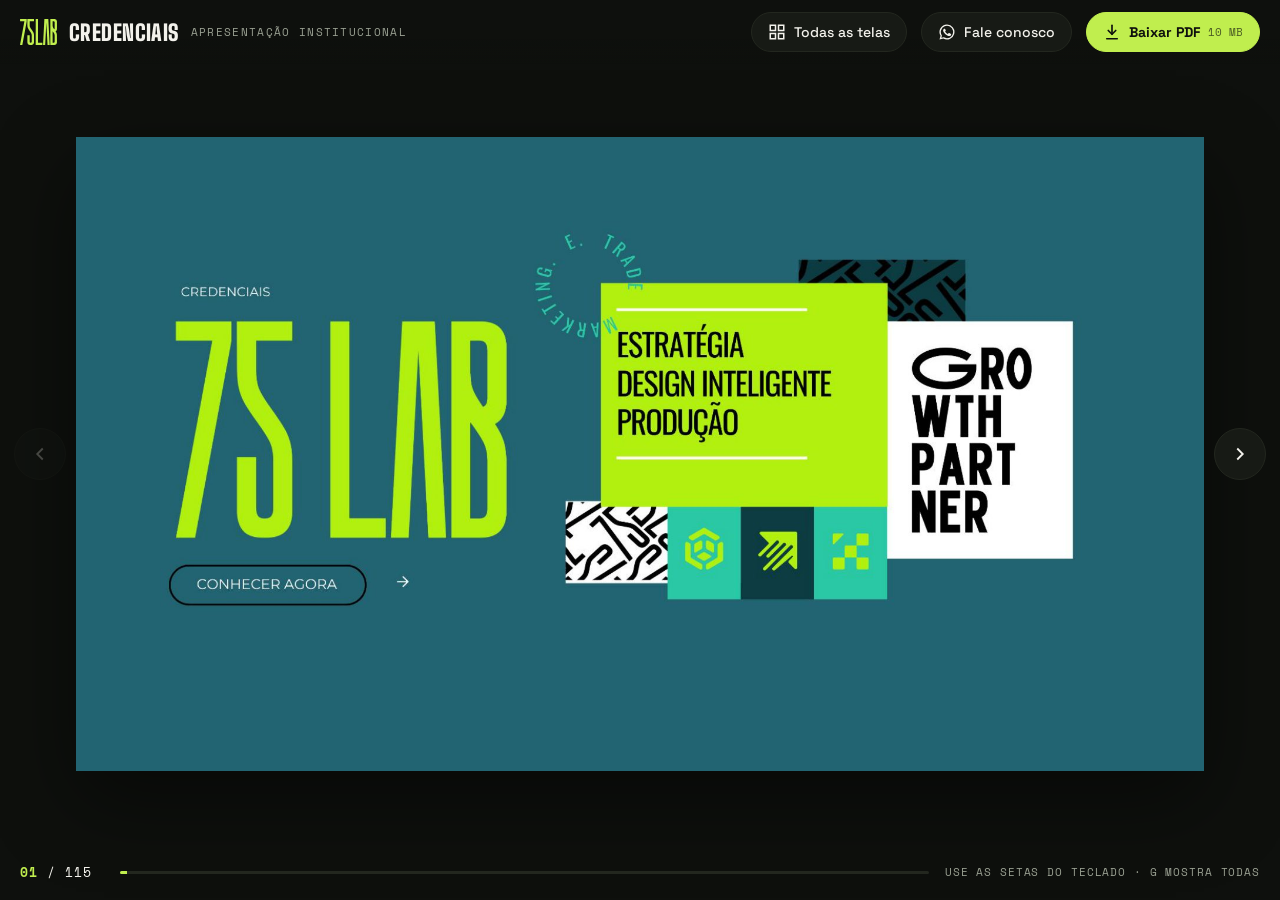
<file: v6/index.html>
<!doctype html>
<html lang="pt-BR">
<head>
<meta charset="utf-8">
<meta name="viewport" content="width=device-width,initial-scale=1,viewport-fit=cover">
<title>75 LAB · Apresentação institucional</title>
<meta name="description" content="Credenciais da 75 LAB: quem somos, o Método LAB, o 75 Partners e os projetos que já fizemos.">
<meta property="og:title" content="75 LAB · Apresentação institucional">
<meta property="og:description" content="Ideia boa é a que acontece. Quem somos, como trabalhamos e o que já entregamos.">
<meta property="og:image" content="https://projetos.75lab.com.br/institucional-75lab/telas/001.jpg">
<meta name="theme-color" content="#0e100d">
<link rel="icon" href="../assets/75lab-logo-lime.svg">
<link rel="preconnect" href="https://fonts.googleapis.com">
<link rel="preconnect" href="https://fonts.gstatic.com" crossorigin>
<link href="https://fonts.googleapis.com/css2?family=Big+Shoulders+Display:wght@700;900&family=Space+Grotesk:wght@400;500;700&family=Space+Mono:wght@400;700&display=swap" rel="stylesheet">
<style>
:root{--ink:#0e100d;--ink-2:#171a15;--ink-3:#23271f;--paper:#f3f2ec;--lime:#c0ee4e;--muted:#9aa092;--titulo:'Big Shoulders Display',Impact,sans-serif;--texto:'Space Grotesk',system-ui,sans-serif;--mono:'Space Mono',ui-monospace,monospace;--barra:64px}
*{box-sizing:border-box;margin:0;padding:0}
html,body{height:100%;background:var(--ink);color:var(--paper);font-family:var(--texto);-webkit-font-smoothing:antialiased;overflow:hidden}
button,a{font:inherit;color:inherit;cursor:pointer}
a{text-decoration:none}
:focus-visible{outline:2px solid var(--lime);outline-offset:3px}

.topo{position:fixed;inset:0 0 auto 0;height:var(--barra);display:flex;align-items:center;gap:14px;padding:0 20px;z-index:5;background:linear-gradient(var(--ink) 60%,transparent)}
.marca{display:flex;align-items:center;gap:12px;min-width:0;margin-right:auto}
.marca img{height:26px;width:auto;flex:none}
.marca b{font-family:var(--titulo);font-weight:900;font-size:22px;letter-spacing:.02em;text-transform:uppercase;white-space:nowrap}
.marca span{font-family:var(--mono);font-size:11px;letter-spacing:.12em;text-transform:uppercase;color:var(--muted);white-space:nowrap;overflow:hidden;text-overflow:ellipsis}
.botao{display:inline-flex;align-items:center;gap:8px;height:40px;padding:0 16px;border:1px solid var(--ink-3);background:var(--ink-2);border-radius:999px;font-size:14px;font-weight:500;white-space:nowrap;transition:background .15s,border-color .15s,transform .15s}
.botao:hover{border-color:var(--muted)}
.botao:active{transform:translateY(1px)}
.botao svg{width:18px;height:18px;flex:none}
.botao.cheio{background:var(--lime);border-color:var(--lime);color:var(--ink);font-weight:700}
.botao.cheio:hover{background:#d2f77a;border-color:#d2f77a}
.botao small{font-family:var(--mono);font-size:11px;opacity:.65;font-weight:400}

.palco{position:fixed;inset:var(--barra) 0 56px 0;display:flex;align-items:center;justify-content:center;padding:0 76px}
.tela{position:relative;width:min(100%,calc((100vh - var(--barra) - 72px) * var(--ratio)));aspect-ratio:var(--ratio);background:var(--ink-2);box-shadow:0 30px 80px rgba(0,0,0,.45);overflow:hidden;touch-action:pan-y}
.tela img{position:absolute;inset:0;width:100%;height:100%;object-fit:contain;transition:opacity .25s ease}
.tela img.saindo{opacity:0}
.seta{position:absolute;top:50%;translate:0 -50%;width:52px;height:52px;border-radius:50%;border:1px solid var(--ink-3);background:var(--ink-2);display:grid;place-items:center;transition:background .15s,opacity .15s}
.seta:hover{background:var(--ink-3)}
.seta[aria-disabled=true]{opacity:.25;pointer-events:none}
.seta svg{width:22px;height:22px}
.seta.ant{left:14px}.seta.prox{right:14px}

.rodape{position:fixed;inset:auto 0 0 0;height:56px;display:flex;align-items:center;gap:16px;padding:0 20px;z-index:5}
.contador{font-family:var(--mono);font-size:13px;letter-spacing:.08em;min-width:84px}
.contador b{color:var(--lime);font-weight:700}
.trilho{flex:1;height:3px;background:var(--ink-3);border-radius:2px;overflow:hidden;cursor:pointer;position:relative}
.trilho i{position:absolute;inset:0 auto 0 0;background:var(--lime);transition:width .25s ease}
.dica{font-family:var(--mono);font-size:11px;letter-spacing:.08em;color:var(--muted);text-transform:uppercase}

.grade{position:fixed;inset:0;z-index:10;background:rgba(14,16,13,.97);overflow-y:auto;padding:84px 20px 40px;display:none}
.grade.aberta{display:block}
.grade header{position:fixed;inset:0 0 auto 0;height:var(--barra);display:flex;align-items:center;justify-content:space-between;padding:0 20px;background:var(--ink);z-index:1}
.grade header b{font-family:var(--titulo);font-weight:900;font-size:22px;text-transform:uppercase}
.miniaturas{display:grid;grid-template-columns:repeat(auto-fill,minmax(220px,1fr));gap:14px;max-width:1500px;margin:0 auto}
.miniaturas button{display:block;border:1px solid var(--ink-3);background:var(--ink-2);padding:0;position:relative;aspect-ratio:var(--ratio);overflow:hidden;transition:border-color .15s,transform .15s}
.miniaturas button:hover{border-color:var(--lime);transform:translateY(-2px)}
.miniaturas button.atual{border-color:var(--lime);box-shadow:0 0 0 2px var(--lime)}
.miniaturas img{width:100%;height:100%;object-fit:cover;display:block}
.miniaturas span{position:absolute;left:8px;bottom:8px;font-family:var(--mono);font-size:11px;background:var(--ink);padding:2px 6px}

.so-largo{display:inline-flex}
@media (max-width:900px){
  :root{--barra:58px}
  .marca span,.so-largo,.dica{display:none}
  .botao{height:38px;padding:0 13px}
  .botao .rot{display:none}
  .botao.cheio .rot{display:inline}
  .palco{padding:0 12px;inset:var(--barra) 0 76px 0}
  .tela{width:100%}
  .seta{top:auto;bottom:-64px;translate:none;width:44px;height:44px}
  .seta.ant{left:calc(50% - 56px)}.seta.prox{right:calc(50% - 56px)}
  .rodape{height:20px;bottom:6px}
  .contador{display:none}
  .miniaturas{grid-template-columns:repeat(2,1fr);gap:10px}
}
@media (max-width:420px){.marca b{font-size:19px}}
@media print{.topo,.rodape,.seta{display:none}}
</style>
</head>
<body>
<header class="topo">
  <a class="marca" href="https://75lab.com.br" target="_blank" rel="noopener" aria-label="Site da 75 LAB">
    <img src="../assets/75lab-logo-lime.svg" alt="75 LAB">
    <b>Credenciais</b>
    <span>Apresentação institucional</span>
  </a>
  <button class="botao so-largo" id="abrirGrade" type="button" title="Ver todas as telas (G)">
    <svg viewBox="0 0 24 24" fill="none" stroke="currentColor" stroke-width="2"><rect x="3" y="3" width="7" height="7"/><rect x="14" y="3" width="7" height="7"/><rect x="3" y="14" width="7" height="7"/><rect x="14" y="14" width="7" height="7"/></svg>
    <span class="rot">Todas as telas</span>
  </button>
  <a class="botao" href="https://wa.me/5511986765634?text=Ol%C3%A1%2C%20vi%20a%20apresenta%C3%A7%C3%A3o%20institucional%20da%2075%20LAB%20e%20quero%20conversar." target="_blank" rel="noopener" title="Fale conosco no WhatsApp">
    <svg viewBox="0 0 24 24" fill="currentColor"><path d="M12 2a10 10 0 0 0-8.6 15.1L2 22l5-1.3A10 10 0 1 0 12 2Zm0 18.2a8.2 8.2 0 0 1-4.2-1.1l-.3-.2-3 .8.8-2.9-.2-.3A8.2 8.2 0 1 1 12 20.2Zm4.5-6.1c-.2-.1-1.5-.7-1.7-.8s-.4-.1-.6.1-.7.8-.8 1-.3.2-.5.1a6.7 6.7 0 0 1-3.3-2.9c-.3-.4.2-.4.7-1.4.1-.2 0-.3 0-.4l-.8-1.8c-.2-.5-.4-.4-.6-.4h-.5a1 1 0 0 0-.7.3 3 3 0 0 0-.9 2.2 5.2 5.2 0 0 0 1.1 2.7 11.8 11.8 0 0 0 4.5 4c1.7.7 2.3.8 3.2.6a2.7 2.7 0 0 0 1.8-1.2 2.2 2.2 0 0 0 .1-1.3c0-.1-.2-.2-.5-.3Z"/></svg>
    <span class="rot">Fale conosco</span>
  </a>
  <a class="botao cheio" id="baixarPdf" href="Credenciais-V6.pdf" download="Credenciais 75 LAB.pdf" title="Baixar a apresentação em PDF">
    <svg viewBox="0 0 24 24" fill="none" stroke="currentColor" stroke-width="2.2" stroke-linecap="round" stroke-linejoin="round"><path d="M12 3v12"/><path d="m7 10 5 5 5-5"/><path d="M5 21h14"/></svg>
    <span class="rot">Baixar PDF</span> <small class="so-largo">10 MB</small>
  </a>
</header>

<main class="palco">
  <div class="tela" id="tela" aria-live="polite">
    <img id="img" alt="">
  </div>
  <button class="seta ant" id="ant" type="button" aria-label="Tela anterior"><svg viewBox="0 0 24 24" fill="none" stroke="currentColor" stroke-width="2"><path d="m15 18-6-6 6-6"/></svg></button>
  <button class="seta prox" id="prox" type="button" aria-label="Próxima tela"><svg viewBox="0 0 24 24" fill="none" stroke="currentColor" stroke-width="2"><path d="m9 18 6-6-6-6"/></svg></button>
</main>

<footer class="rodape">
  <span class="contador" id="contador"></span>
  <div class="trilho" id="trilho" title="Ir para um ponto da apresentação"><i id="progresso"></i></div>
  <span class="dica">Use as setas do teclado · G mostra todas</span>
</footer>

<section class="grade" id="grade" aria-label="Todas as telas">
  <header><b>Todas as telas</b><button class="botao" id="fecharGrade" type="button">Fechar</button></header>
  <div class="miniaturas" id="miniaturas"></div>
</section>

<script>
(() => {
  const N = 115;
  document.documentElement.style.setProperty('--ratio', '1.7778');
  const num = (i) => String(i).padStart(3, '0');
  const src = (i) => `telas/${num(i)}.jpg?v=202610291801`;
  const mini = (i) => `telas/m/${num(i)}.jpg?v=202610291801`;
  const img = document.getElementById('img');
  const ant = document.getElementById('ant'), prox = document.getElementById('prox');
  const contador = document.getElementById('contador'), progresso = document.getElementById('progresso');
  const grade = document.getElementById('grade'), miniaturas = document.getElementById('miniaturas');
  const cache = {};
  const carregar = (i) => { if (i >= 1 && i <= N && !cache[i]) { cache[i] = new Image(); cache[i].src = src(i); } };
  let atual = 0;

  function ir(i, empurrar = true) {
    i = Math.max(1, Math.min(N, i | 0 || 1));
    if (i === atual) return;
    atual = i;
    carregar(i);
    const novo = cache[i];
    const trocar = () => { img.src = novo.src; img.alt = `Tela ${i} de ${N}`; img.classList.remove('saindo'); };
    img.classList.add('saindo');
    if (novo.complete) setTimeout(trocar, 120); else novo.onload = novo.onerror = trocar;
    contador.innerHTML = `<b>${num(i).slice(1)}</b> / ${N}`;
    progresso.style.width = `${(i / N) * 100}%`;
    ant.setAttribute('aria-disabled', i === 1); prox.setAttribute('aria-disabled', i === N);
    [i + 1, i + 2, i + 3, i - 1].forEach(carregar);
    if (empurrar) history.replaceState(null, '', `#${i}`);
    miniaturas.querySelector('.atual')?.classList.remove('atual');
    miniaturas.children[i - 1]?.classList.add('atual');
  }

  for (let i = 1; i <= N; i++) {
    const b = document.createElement('button');
    b.type = 'button';
    b.innerHTML = `<img loading="lazy" src="${mini(i)}" alt="Tela ${i}"><span>${i}</span>`;
    b.onclick = () => { ir(i); fechar(); };
    miniaturas.appendChild(b);
  }
  const abrir = () => { grade.classList.add('aberta'); miniaturas.children[atual - 1]?.scrollIntoView({ block: 'center' }); };
  const fechar = () => grade.classList.remove('aberta');
  document.getElementById('abrirGrade').onclick = abrir;
  document.getElementById('fecharGrade').onclick = fechar;

  ant.onclick = () => ir(atual - 1);
  prox.onclick = () => ir(atual + 1);
  document.getElementById('tela').addEventListener('click', (e) => {
    const r = e.currentTarget.getBoundingClientRect();
    ir(e.clientX - r.left < r.width * 0.3 ? atual - 1 : atual + 1);
  });
  document.getElementById('trilho').addEventListener('click', (e) => {
    const r = e.currentTarget.getBoundingClientRect();
    ir(Math.ceil(((e.clientX - r.left) / r.width) * N));
  });
  addEventListener('keydown', (e) => {
    if (e.metaKey || e.ctrlKey || e.altKey) return;
    if (['ArrowRight', 'PageDown', ' '].includes(e.key)) { e.preventDefault(); ir(atual + 1); }
    else if (['ArrowLeft', 'PageUp'].includes(e.key)) { e.preventDefault(); ir(atual - 1); }
    else if (e.key === 'Home') ir(1);
    else if (e.key === 'End') ir(N);
    else if (e.key === 'g' || e.key === 'G') grade.classList.contains('aberta') ? fechar() : abrir();
    else if (e.key === 'Escape') fechar();
  });
  let x0 = null;
  addEventListener('touchstart', (e) => { x0 = e.touches[0].clientX; }, { passive: true });
  addEventListener('touchend', (e) => {
    if (x0 === null || grade.classList.contains('aberta')) return;
    const dx = e.changedTouches[0].clientX - x0; x0 = null;
    if (Math.abs(dx) > 45) ir(dx < 0 ? atual + 1 : atual - 1);
  });
  addEventListener('hashchange', () => ir(parseInt(location.hash.slice(1)), false));
  ir(parseInt(location.hash.slice(1)) || 1, false);
})();
</script>
</body>
</html>
</file>
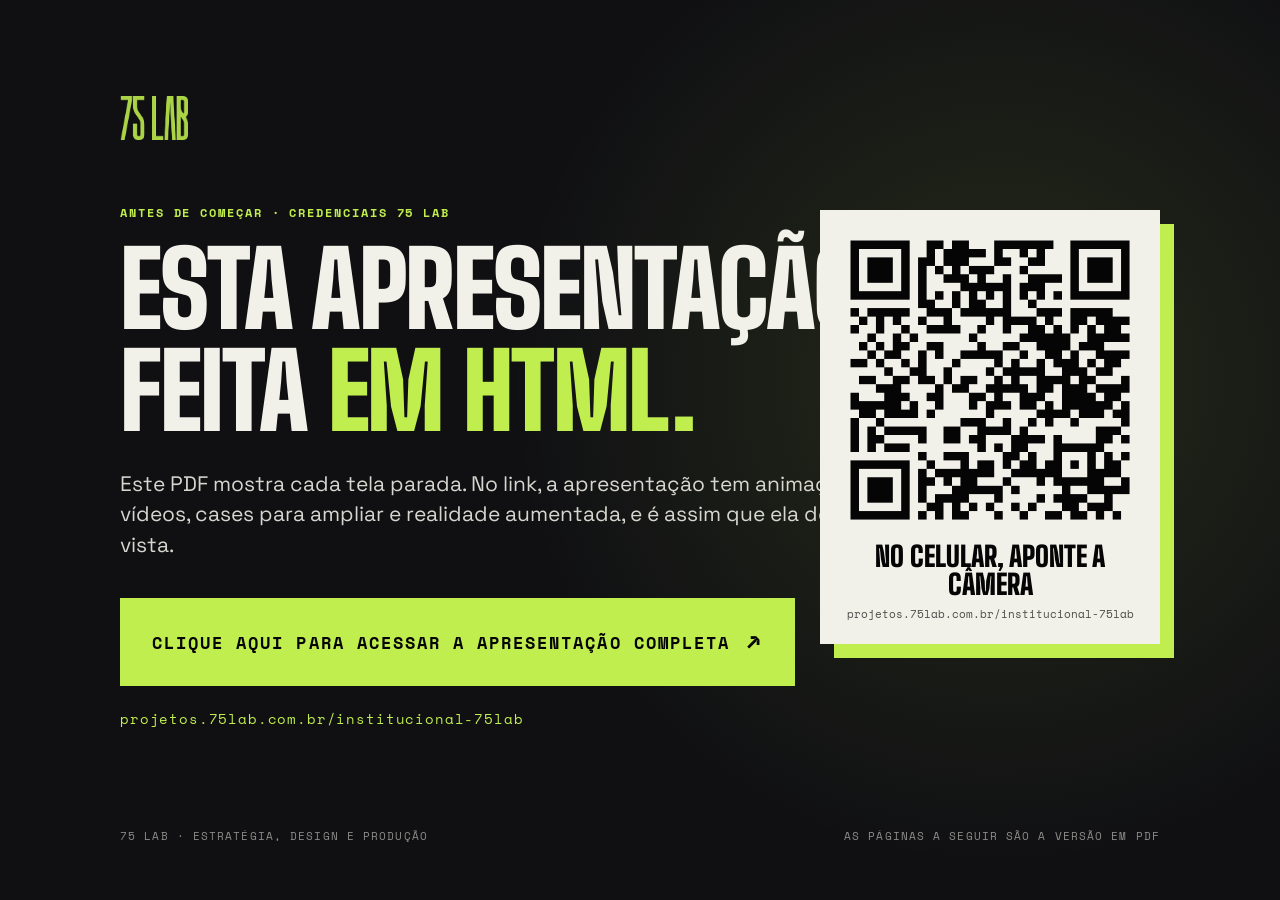
<file: pdf-capa.html>
<!doctype html>
<html lang="pt-BR">
<head>
<meta charset="utf-8">
<meta name="robots" content="noindex">
<title>Credenciais 75 LAB · abrir em HTML</title>
<link href="https://fonts.googleapis.com/css2?family=Big+Shoulders+Display:wght@700;900&family=Space+Grotesk:wght@400;500;600;700&family=Space+Mono:wght@400;700&display=swap" rel="stylesheet">
<link rel="stylesheet" href="assets/deck.css">
<style>
html,body{width:1600px;height:900px;overflow:hidden;background:var(--ink-2)}
.abre{position:absolute;inset:0;padding:96px 120px;color:var(--paper);background:radial-gradient(700px circle at 78% 42%,rgba(192,238,78,.12),transparent 70%),var(--ink-2)}
.abre .marcas{display:flex;align-items:center;gap:20px}
.abre .marcas .lab{height:44px}.abre .marcas span{font-family:var(--mono);opacity:.6}
.abre .eyebrow{display:block;margin:64px 0 18px;color:var(--lime)}
.abre h1{font-size:104px;line-height:.98;width:900px}
.abre h1 em{font-style:normal;color:var(--lime)}
.abre p{font-size:21px;line-height:1.45;width:780px;margin:26px 0 38px;opacity:.88}
.abre .botao{font-size:17px;padding:24px 30px;gap:16px}
.abre .botao b{font-size:24px}
.abre .url{display:block;font-family:var(--mono);font-size:14px;letter-spacing:.06em;margin-top:22px;color:var(--lime)}
.abre .qr{position:absolute;right:120px;top:210px;width:340px;background:var(--paper);color:var(--ink);padding:22px;text-align:center;box-shadow:14px 14px 0 var(--lime)}
.abre .qr img{width:100%;display:block;margin-bottom:14px}
.abre .qr b{display:block;font-family:var(--titulo);font-weight:900;font-size:28px;text-transform:uppercase;line-height:1}
.abre .qr small{display:block;font-family:var(--mono);font-size:11px;margin-top:8px;opacity:.7}
.abre .pe{position:absolute;left:120px;right:120px;bottom:56px;font-family:var(--mono);font-size:11px;letter-spacing:.1em;text-transform:uppercase;opacity:.55;display:flex;justify-content:space-between}
</style>
</head>
<body>
<div class="abre">
  <div class="marcas"><img class="lab" src="assets/75lab-lime.png" alt="75 LAB"></div>
  <span class="eyebrow">Antes de começar · Credenciais 75 LAB</span>
  <h1>Esta apresentação foi feita <em>em HTML.</em></h1>
  <p>Este PDF mostra cada tela parada. No link, a apresentação tem animação, vídeos, cases para ampliar e realidade aumentada, e é assim que ela deve ser vista.</p>
  <a class="botao cheio" href="https://projetos.75lab.com.br/institucional-75lab/">Clique aqui para acessar a apresentação completa <b>↗</b></a>
  <span class="url">projetos.75lab.com.br/institucional-75lab</span>
  <div class="qr"><img src="assets/qr/deck.png" alt="QR da apresentação"><b>No celular, aponte a câmera</b><small>projetos.75lab.com.br/institucional-75lab</small></div>
  <div class="pe"><span>75 LAB · Estratégia, Design e Produção</span><span>As páginas a seguir são a versão em PDF</span></div>
</div>
</body>
</html>
</file>
<file: assets/deck.css>
/* Deck Arcor × 75 LAB · identidade do 75lab.com.br
   palco fixo 1600x900 escalado; cantos retos; Big Shoulders + Space Grotesk + Space Mono */
:root{
  --ink:#050505;--ink-2:#101013;--ink-3:#17171c;--ink-4:#22222a;
  --paper:#F2F1E9;--paper-2:#E7E5DA;--paper-3:#DAD7C8;
  --lime:#C0EE4E;--lime-2:#AFD637;--teal:#01A290;--teal-2:#06C6AE;--alerta:#E8412C;
  --titulo:'Big Shoulders Display',Impact,sans-serif;--corpo:'Space Grotesk',system-ui,sans-serif;--mono:'Space Mono',ui-monospace,monospace;
  --linha-c:rgba(5,5,5,.16);--linha-e:rgba(242,241,233,.16);
  --mx:50%;--my:50%;
  --miolo:.88;--borda:calc(800px - 728px * var(--miolo));
}
*{box-sizing:border-box;margin:0;padding:0}
html,body{height:100%;background:var(--ink);overflow:hidden;color:var(--paper);font-family:var(--corpo);-webkit-font-smoothing:antialiased}
body.tem-mouse,body.tem-mouse *{cursor:none!important}
button{font:inherit;color:inherit;background:none;border:0}
a{color:inherit}
#wrap{position:fixed;inset:0;overflow:hidden;background:var(--ink)}
#stage{position:absolute;left:50%;top:50%;width:1600px;height:900px;margin:-450px 0 0 -800px;transform-origin:center;overflow:hidden;background:var(--ink-2)}

/* ---------- telas ---------- */
.tela{position:absolute;inset:0;overflow:hidden;visibility:hidden;opacity:0}
.tela.ativa{visibility:visible;opacity:1}
/* miolo: o conteúdo encolhe por igual a partir do centro e sobra respiro nas bordas */
.miolo{position:absolute;inset:0;transform:scale(var(--miolo));transform-origin:50% 50%}
.tela[data-tema=claro]{background:var(--paper);color:var(--ink)}
.tela[data-tema=claro2]{background:var(--paper-2);color:var(--ink)}
.tela[data-tema=escuro]{background:var(--ink-2);color:var(--paper)}
.tela[data-tema=lime]{background:var(--lime);color:var(--ink)}
.tela[data-tema=escuro]::before{content:'';position:absolute;inset:0;pointer-events:none;background:radial-gradient(520px circle at var(--mx) var(--my),rgba(192,238,78,.075),rgba(1,162,144,.035) 40%,transparent 70%)}
.grao{position:absolute;inset:0;pointer-events:none;opacity:.07;mix-blend-mode:overlay;z-index:30;background-image:url("data:image/svg+xml;utf8,<svg xmlns='http://www.w3.org/2000/svg' width='160' height='160'><filter id='n'><feTurbulence type='fractalNoise' baseFrequency='.9' numOctaves='2'/></filter><rect width='100%' height='100%' filter='url(%23n)'/></svg>")}

/* ---------- tipografia ---------- */
h1,h2,h3,.num{font-family:var(--titulo);font-weight:900;text-transform:uppercase;letter-spacing:-.02em;line-height:1.04}
h2{font-size:64px}
.eyebrow{font-family:var(--mono);font-weight:700;font-size:12px;letter-spacing:.16em;text-transform:uppercase}
.eyebrow b{color:var(--teal)}
[data-tema=escuro] .eyebrow b{color:var(--lime)}
.apagada{opacity:.38}
.t-lime{color:var(--lime)}.t-teal{color:var(--teal)}
[data-tema=claro] .t-lime,[data-tema=claro2] .t-lime{color:var(--teal)}
.onda{position:relative;white-space:nowrap}
.onda::after{content:'';position:absolute;left:0;right:0;bottom:-.08em;height:.16em;background:url("data:image/svg+xml;utf8,<svg xmlns='http://www.w3.org/2000/svg' width='40' height='12' viewBox='0 0 40 12'><path d='M0 6 Q10 0 20 6 T40 6' fill='none' stroke='%2301A290' stroke-width='3'/></svg>") repeat-x left center/40px 100%;transform:scaleX(0);transform-origin:left;transition:transform .9s cubic-bezier(.2,.7,.2,1) .5s}
.tela.ativa .onda::after{transform:scaleX(1)}
.lead{font-size:18px;line-height:1.5;max-width:640px}
.mono{font-family:var(--mono)}
.peq{font-size:14px;line-height:1.45}
.fonte{position:absolute;left:72px;right:72px;bottom:40px;font-size:9.5px;font-family:var(--mono);opacity:.5;line-height:1.45;letter-spacing:.02em}
.selo{display:inline-flex;align-items:center;gap:8px;font-family:var(--mono);font-size:11px;font-weight:700;letter-spacing:.12em;text-transform:uppercase;padding:6px 10px;background:var(--ink);color:var(--lime)}
[data-tema=escuro] .selo{background:var(--lime);color:var(--ink)}
.selo.pendente{background:transparent;color:inherit;border:2px dashed currentColor}

/* frase de fecho de cada tela */
.fecho{position:absolute;left:72px;right:72px;bottom:86px;display:flex;gap:18px;align-items:flex-start;font-family:var(--mono);font-size:13px;line-height:1.55;letter-spacing:.02em;text-transform:uppercase;padding-top:16px;border-top:2px solid var(--linha-c)}
[data-tema=escuro] .fecho{border-color:var(--linha-e)}
.fecho::before{content:'';flex:none;width:14px;height:14px;margin-top:3px;background:var(--teal)}
[data-tema=escuro] .fecho::before{background:var(--lime)}
[data-tema=lime] .fecho::before{background:var(--ink)}

/* ---------- botões ---------- */
.botao{display:inline-flex;align-items:center;gap:12px;font-family:var(--mono);font-weight:700;font-size:12px;letter-spacing:.12em;text-transform:uppercase;padding:14px 20px;border:2px solid currentColor;background:transparent;color:inherit;text-decoration:none;transition:transform .2s,background .2s,color .2s,box-shadow .2s;white-space:nowrap}
.botao:hover{background:var(--lime);color:var(--ink);border-color:var(--ink);transform:translate(-2px,-2px);box-shadow:3px 3px 0 var(--ink)}
.botao.cheio{background:var(--lime);color:var(--ink);border-color:var(--lime)}
[data-tema=claro] .botao.cheio,[data-tema=claro2] .botao.cheio,[data-tema=lime] .botao.cheio{background:var(--ink);color:var(--lime);border-color:var(--ink)}
.botao.cheio:hover{background:var(--paper);color:var(--ink);border-color:var(--ink)}
.botao.mini{padding:9px 13px;font-size:11px}
.seta::after{content:'→';font-family:var(--corpo);font-size:16px;transition:transform .2s}
.botao:hover .seta::after,.seta:hover::after{transform:translateX(3px)}

/* ícones */
.ic{width:40px;height:40px;fill:none;stroke:currentColor;stroke-width:3;stroke-linecap:square;stroke-linejoin:miter;flex:none}
.ic.p{width:24px;height:24px;stroke-width:3.5}
.ic.g{width:56px;height:56px}
.tela.ativa .ic.vivo{animation:icone 3.2s ease-in-out infinite}
@keyframes icone{0%,100%{transform:translateY(0)}50%{transform:translateY(-4px)}}

/* entrada dos elementos */
.anima{opacity:0;transform:translateY(26px);transition:opacity .7s ease,transform .7s cubic-bezier(.2,.7,.2,1)}
.anima.esq{transform:translateX(-30px)}.anima.dir{transform:translateX(30px)}.anima.zoom{transform:scale(.94)}
.tela.ativa .anima{opacity:1;transform:none}
.tela.ativa .d1{transition-delay:.15s}.tela.ativa .d2{transition-delay:.28s}.tela.ativa .d3{transition-delay:.41s}
.tela.ativa .d4{transition-delay:.54s}.tela.ativa .d5{transition-delay:.67s}.tela.ativa .d6{transition-delay:.8s}.tela.ativa .d7{transition-delay:.93s}

/* barras animadas */
.barra{height:10px;background:rgba(5,5,5,.1);position:relative;overflow:hidden}
[data-tema=escuro] .barra{background:rgba(242,241,233,.1)}
.barra i{position:absolute;left:0;top:0;bottom:0;width:0;background:var(--teal);transition:width 1.2s cubic-bezier(.2,.7,.2,1) .4s}
[data-tema=escuro] .barra i{background:var(--lime)}
.tela.ativa .barra i{width:var(--w)}

/* formas soltas do site */
.forma{position:absolute;pointer-events:none}
.forma.circ{width:150px;height:150px;border-radius:50%;border:2px dashed var(--teal);animation:gira 28s linear infinite;opacity:.55}
.forma.quad{width:22px;height:22px;background:var(--lime)}
.forma.anel{width:46px;height:46px;border-radius:50%;border:3px solid var(--teal-2);animation:pulsa 2.6s ease-in-out infinite}
@keyframes gira{to{transform:rotate(360deg)}}
@keyframes pulsa{50%{transform:scale(1.25);opacity:.4}}

/* ---------- moldura global (topo, rodapé, transição) ---------- */
#topo{position:absolute;top:30px;left:var(--borda);right:var(--borda);height:44px;display:flex;align-items:center;justify-content:space-between;z-index:40;pointer-events:none;transition:color .3s}
#topo .marcas{display:flex;align-items:center;gap:16px;pointer-events:auto}
#topo .marcas img{display:block}
#topo .alp{height:34px}
#topo .lab{height:20px}
#topo .x{font-family:var(--mono);font-size:12px;opacity:.55}
#topo .dir{display:flex;align-items:center;gap:22px}
#topo .cap{font-family:var(--mono);font-size:11px;letter-spacing:.16em;text-transform:uppercase;opacity:.7;transition:opacity .3s}
#btnSumario{pointer-events:auto;display:flex;align-items:center;gap:10px;font-family:var(--mono);font-weight:700;font-size:11px;letter-spacing:.14em;text-transform:uppercase;padding:9px 12px;border:2px solid currentColor;transition:background .2s,color .2s}
#btnSumario:hover{background:var(--lime);color:var(--ink);border-color:var(--ink)}
#btnSumario span{display:grid;gap:3px}#btnSumario span i{display:block;width:14px;height:2px;background:currentColor}
#stage.t-escuro #topo,#stage.t-escuro #rodape{color:var(--paper)}
#stage.t-claro #topo,#stage.t-claro #rodape,#stage.t-lime #topo,#stage.t-lime #rodape{color:var(--ink)}
#stage.t-foto #topo{color:var(--paper)}
#topo .marcas img.m-claro{display:none}
#stage.t-claro #topo .marcas img.m-escuro,#stage.t-lime #topo .marcas img.m-escuro{display:none}
#stage.t-claro #topo .marcas img.m-claro,#stage.t-lime #topo .marcas img.m-claro{display:block}
#stage.capa #topo .cap{opacity:0}

#rodape{position:absolute;left:var(--borda);right:var(--borda);bottom:22px;height:30px;display:flex;align-items:center;justify-content:space-between;z-index:40;font-family:var(--mono);font-size:11px;letter-spacing:.14em;text-transform:uppercase}
#rodape .assin{opacity:.55}
#rodape .nav{display:flex;align-items:center;gap:12px}
#rodape .nav button{width:34px;height:30px;border:2px solid currentColor;display:grid;place-items:center;font-family:var(--corpo);font-size:15px;transition:background .2s,color .2s}
#rodape .nav button:hover{background:var(--lime);color:var(--ink);border-color:var(--ink)}
#rodape .nav button:disabled{opacity:.25}
#cont{min-width:70px;text-align:center}
#prog{position:absolute;left:0;right:0;bottom:0;height:5px;background:rgba(127,127,127,.18);z-index:41}
#prog i{display:block;height:100%;width:0;background:var(--lime);transition:width .6s cubic-bezier(.2,.7,.2,1)}
#stage.t-lime #prog i{background:var(--ink)}

#wipe{position:absolute;inset:0;z-index:60;background:var(--lime);display:grid;place-items:center;pointer-events:none;clip-path:inset(0 0 0 100%)}
#wipe img{height:30px;opacity:.9}
#wipe.ink{background:var(--ink)}

/* sumário */
#sumario{position:absolute;inset:0;z-index:70;background:var(--ink);color:var(--paper);display:none;padding:110px var(--borda) 70px}
#sumario.aberto{display:block;animation:entra .35s ease}
@keyframes entra{from{opacity:0;transform:translateY(-14px)}}
#sumario h2{font-size:56px;margin-bottom:26px}
#sumario h2 span{color:var(--lime)}
#sumario .fechar{position:absolute;top:34px;right:var(--borda)}
#sumario ol{list-style:none;display:grid;grid-template-columns:repeat(4,1fr);gap:0 30px;counter-reset:s}
#sumario li{border-top:2px solid var(--linha-e)}
#sumario li button{width:100%;display:flex;gap:14px;align-items:baseline;padding:11px 4px;text-align:left;font-family:var(--corpo);font-size:16px;line-height:1.25;transition:background .2s,color .2s,padding .2s}
#sumario li button b{font-family:var(--mono);font-size:11px;color:var(--lime);flex:none;width:26px}
#sumario li button:hover,#sumario li button.atual{background:var(--lime);color:var(--ink);padding-left:12px}
#sumario li button:hover b,#sumario li button.atual b{color:var(--ink)}
#sumario .cap-s{grid-column:1/-1;font-family:var(--mono);font-size:11px;letter-spacing:.16em;color:var(--teal-2);text-transform:uppercase;margin:14px 0 6px;border:0}

/* lightbox */
#caixa{position:fixed;inset:0;background:rgba(5,5,5,.94);display:none;z-index:90;flex-direction:column;align-items:center;justify-content:center;gap:16px;padding:40px}
#caixa.aberta{display:flex;animation:entra .25s ease}
#caixa img{max-width:88vw;max-height:78vh;object-fit:contain}
#caixa p{font-family:var(--mono);font-size:12px;color:var(--paper);opacity:.75;letter-spacing:.08em;text-transform:uppercase}
#caixa .fechar{position:absolute;top:22px;right:28px;font-family:var(--mono);font-size:12px;letter-spacing:.12em;color:var(--paper);border:2px solid var(--paper);padding:10px 14px;text-transform:uppercase}
#caixa .fechar:hover{background:var(--lime);color:var(--ink);border-color:var(--lime)}
.amplia{cursor:zoom-in}

/* cursor em dois tons + anel que segue */
#cursor,#anel{position:fixed;left:0;top:0;pointer-events:none;z-index:100;display:none}
body.tem-mouse #cursor,body.tem-mouse #anel{display:block}
#cursor{width:10px;height:10px;margin:-5px 0 0 -5px;border-radius:50%;background:var(--ink);box-shadow:0 0 0 2px var(--paper),0 0 0 4px rgba(5,5,5,.3)}
#anel{width:38px;height:38px;margin:-19px 0 0 -19px;border-radius:50%;border:2px solid var(--ink);box-shadow:0 0 0 2px var(--paper);display:none;transition:width .2s,height .2s,margin .2s,background .2s,border-color .2s}
#anel span{position:absolute;inset:0;display:grid;place-items:center;font-family:var(--mono);font-size:10px;font-weight:700;letter-spacing:.08em;color:var(--ink);opacity:0;transition:opacity .2s;text-transform:uppercase}
#anel.sobre{width:66px;height:66px;margin:-33px 0 0 -33px;background:var(--lime);border-color:var(--ink)}
#anel.sobre span{opacity:1}
body.tem-mouse.clicou #anel{transform:scale(.8)}

/* celular em pé */
#gire{position:fixed;inset:0;z-index:120;background:var(--ink);color:var(--paper);display:none;flex-direction:column;align-items:center;justify-content:center;gap:22px;padding:32px;text-align:center}
#gire img{height:22px}
#gire h3{font-size:40px}
#gire p{font-size:16px;line-height:1.5;opacity:.8;max-width:320px}
#gire .tel{width:54px;height:90px;border:3px solid var(--lime);animation:tomba 2.4s ease-in-out infinite}
@keyframes tomba{0%,30%{transform:rotate(0)}60%,100%{transform:rotate(-90deg)}}
@media (max-width:760px) and (orientation:portrait){body:not(.forcar) #gire{display:flex}}

@media (prefers-reduced-motion:reduce){*{transition:none!important;animation:none!important}}
/* temporizador: barra que enche no botão aberto até o próximo abrir sozinho */
.relogio-auto{position:absolute;left:0;bottom:0;height:4px;width:0;background:var(--teal);z-index:5;pointer-events:none;transition-property:width;transition-timing-function:linear}
[data-tema=escuro] .relogio-auto{background:var(--lime)}
[data-tema=lime] .relogio-auto{background:var(--ink)}
.relogio-auto.corre{width:100%}

/* modo PDF (?pdf=1): tudo no estado final, sem movimento nem controles de navegação */
.pdf .anima{transition:none!important;opacity:1!important;transform:none!important}
.pdf *,.pdf *::before,.pdf *::after{animation:none!important}
.pdf .onda::after{transition:none!important}
.pdf #cursor,.pdf #anel,.pdf #prog,.pdf #btnSumario,.pdf #btnPdf,.pdf #rodape .nav button,.pdf #gire{display:none!important}
.pdf .so-tela{display:none!important}
#btnPdf{pointer-events:auto;display:flex;align-items:center;gap:8px;font-family:var(--mono);font-weight:700;font-size:11px;letter-spacing:.14em;text-transform:uppercase;padding:9px 12px;border:2px solid currentColor;text-decoration:none;transition:background .2s,color .2s}
#btnPdf svg{width:14px;height:14px;fill:none;stroke:currentColor;stroke-width:2.6;stroke-linecap:square}
#btnPdf:hover{background:var(--lime);color:var(--ink);border-color:var(--ink)}
#topo .dir{gap:12px}
#topo .dir .cap{margin-right:10px}
.pdf *,.pdf *::before,.pdf *::after{transition:none!important}
/* =====================================================================
   REORGANIZAÇÃO 29/10: capítulos, resumo e telas novas
   ===================================================================== */
/* chamada de clique: tudo que se clica diz que se clica */
.cta{display:inline-flex;align-items:center;gap:8px;font-family:var(--mono);font-size:11px;font-weight:700;letter-spacing:.12em;text-transform:uppercase;padding:6px 10px 6px 8px;background:var(--lime);color:var(--ink);position:absolute;z-index:6;white-space:nowrap}
.cta .ic{width:18px;height:18px;stroke-width:3.2;animation:toque 1.6s ease-in-out infinite}
[data-tema=lime] .cta{background:var(--ink);color:var(--lime)}
@keyframes toque{0%,100%{transform:translateY(0)}50%{transform:translateY(-3px) rotate(-8deg)}}
.destaque-cap{display:inline-block;font-family:var(--mono);font-weight:700;font-size:13px;letter-spacing:.16em;text-transform:uppercase;background:var(--ink);color:var(--lime);padding:7px 12px}
[data-tema=escuro] .destaque-cap{background:var(--lime);color:var(--ink)}

/* sumário em colunas, agrupado por capítulo */
#sumario ol{display:block;column-count:4;column-gap:30px}
#sumario li{break-inside:avoid}
#sumario li.cap-s{border:0;color:var(--lime);font-family:var(--mono);font-size:11px;letter-spacing:.16em;text-transform:uppercase;padding:14px 0 4px}
#sumario li button{padding:8px 4px;font-size:14.5px}

/* capa de capítulo */
.s-cap .num-cap{position:absolute;right:40px;bottom:-60px;font-family:var(--titulo);font-weight:900;font-size:640px;line-height:.8;color:var(--lime);opacity:.1;letter-spacing:-.04em}
.s-cap .texto{position:absolute;left:72px;top:190px;width:900px}
.s-cap .eyebrow{display:block;margin-bottom:22px}
.s-cap h2{font-size:118px;line-height:.96;margin-bottom:24px}
.s-cap .lead{font-size:24px;max-width:780px;opacity:.85}
.s-cap .dentro{position:absolute;left:1050px;top:200px;width:478px;list-style:none;counter-reset:d}
.s-cap .dentro li{display:flex;gap:16px;align-items:baseline;padding:13px 6px;border-top:2px solid var(--linha-e);font-size:19px;line-height:1.3;transition:background .2s,color .2s,padding .2s}
.s-cap .dentro li:hover{background:var(--lime);color:var(--ink);padding-left:14px}
.s-cap .dentro li i{font-style:normal;font-family:var(--mono);font-size:11px;color:var(--lime);font-weight:700}
.s-cap .dentro li:hover i{color:var(--ink)}
.s-cap .trilha-cap{position:absolute;left:72px;right:72px;bottom:100px;display:grid;grid-template-columns:repeat(8,1fr);gap:6px}
.s-cap .trilha-cap span{border-top:5px solid rgba(242,241,233,.18);padding-top:9px;font-family:var(--mono);font-size:11px;font-weight:700;letter-spacing:.1em;opacity:.55;transition:opacity .2s,border-color .2s}
.s-cap .trilha-cap span b{display:block;font-family:var(--corpo);font-weight:500;font-size:12.5px;letter-spacing:0;margin-top:4px;line-height:1.25}
.s-cap .trilha-cap span.feito{border-color:var(--teal-2);opacity:.75}
.s-cap .trilha-cap span.on{border-color:var(--lime);opacity:1;color:var(--lime)}
.s-cap .trilha-cap span:hover{opacity:1}

/* resumo executivo */
.s-res .destaque-cap{position:absolute;left:72px;top:110px}
.s-res h2{position:absolute;left:72px;top:160px;width:1300px;font-size:60px}
.s-res .quatro{position:absolute;left:72px;right:72px;top:318px;display:grid;grid-template-columns:repeat(4,1fr);gap:14px}
.s-res .bl{background:#fff;border:2px solid var(--linha-c);padding:22px 22px 20px;position:relative;min-height:330px}
.s-res .bl:nth-child(2){background:var(--ink);color:var(--paper);border-color:var(--ink)}
.s-res .bl .n{font-family:var(--mono);font-size:11px;font-weight:700;color:var(--teal);letter-spacing:.12em}
.s-res .bl:nth-child(2) .n,.s-res .bl:nth-child(2) strong{color:var(--lime)}
.s-res .bl b{display:block;font-family:var(--titulo);font-weight:900;font-size:30px;text-transform:uppercase;margin:6px 0 14px}
.s-res .bl strong{display:block;font-family:var(--titulo);font-weight:900;font-size:86px;line-height:.85;color:var(--teal)}
.s-res .bl em{display:block;font-style:normal;font-family:var(--mono);font-size:11px;letter-spacing:.1em;text-transform:uppercase;margin:6px 0 14px;opacity:.8}
.s-res .bl p{font-size:15.5px;line-height:1.45}
.s-res .faixa-res{position:absolute;left:72px;right:72px;top:672px;display:grid;grid-template-columns:repeat(3,1fr);gap:14px}
.s-res .faixa-res div{display:flex;gap:12px;align-items:flex-start;border-top:3px solid var(--ink);padding-top:12px;font-size:15px;line-height:1.4}
.s-res .faixa-res .ic{width:26px;height:26px;color:var(--teal);flex:none}

/* =====================================================================
   Quem é a 75 LAB e vídeos de projetos
   ===================================================================== */
.s-fre h2{position:absolute;left:72px;top:118px;font-size:58px;width:600px}
.s-fre .lead{position:absolute;left:72px;top:330px;width:560px;font-size:16.5px;opacity:.85}
.s-fre .orbita{position:absolute;left:690px;top:110px;width:560px;height:560px}
.s-fre .orbita .aro{position:absolute;inset:60px;border-radius:50%;border:2px dashed rgba(242,241,233,.25);animation:gira 60s linear infinite}
.s-fre .orbita .centro{position:absolute;left:50%;top:50%;width:170px;height:170px;margin:-85px 0 0 -85px;background:var(--lime);color:var(--ink);display:grid;place-items:center;text-align:center}
.s-fre .orbita .centro img{height:22px}
.s-fre .orbita .centro small{display:block;font-family:var(--mono);font-size:10px;letter-spacing:.12em;text-transform:uppercase;margin-top:8px}
.s-fre .frente{position:absolute;width:168px;height:120px;background:var(--ink-3);border:2px solid var(--linha-e);padding:14px;text-align:left;display:flex;flex-direction:column;justify-content:space-between;transition:background .25s,border-color .25s,transform .25s}
.s-fre .frente .n{font-family:var(--mono);font-size:11px;color:var(--lime)}
.s-fre .frente b{font-family:var(--titulo);font-size:24px;text-transform:uppercase;line-height:1}
.s-fre .frente .ic{position:absolute;right:12px;top:12px;width:28px;height:28px;color:var(--lime)}
.s-fre .frente:hover{border-color:var(--lime);transform:scale(1.04)}
.s-fre .frente.on{background:var(--lime);color:var(--ink);border-color:var(--lime)}
.s-fre .frente.on .n,.s-fre .frente.on .ic{color:var(--ink)}
.s-fre .f1{left:196px;top:0}.s-fre .f2{left:392px;top:220px}.s-fre .f3{left:196px;top:440px}.s-fre .f4{left:0;top:220px}
.s-fre .detalhe{position:absolute;left:1290px;top:150px;width:238px}
.s-fre .detalhe .eyebrow{color:var(--lime);margin-bottom:12px;display:block}
.s-fre .detalhe h3{font-size:34px;margin-bottom:12px}
.s-fre .detalhe p{font-size:15px;line-height:1.5;opacity:.88}
.s-fre .detalhe .troca{animation:entra .4s ease}
.s-fre .fecho{bottom:86px}
.s-num .subtitulo{position:absolute;left:72px;top:110px;display:flex;align-items:center;gap:10px;font-family:var(--mono);font-weight:700;font-size:14px;letter-spacing:.18em;text-transform:uppercase}
.s-num .subtitulo::before{content:'';width:14px;height:14px;background:var(--teal)}
.s-num h2{position:absolute;left:72px;top:140px;font-size:58px;width:1100px}
.s-num .grade{position:absolute;left:72px;right:72px;top:292px;display:grid;grid-template-columns:repeat(4,1fr);gap:0;border-top:2px solid var(--linha-c);border-left:2px solid var(--linha-c)}
.s-num .grade>div{padding:22px 22px 20px;border-right:2px solid var(--linha-c);border-bottom:2px solid var(--linha-c);height:196px;display:flex;flex-direction:column;justify-content:space-between;position:relative;transition:background .25s}
.s-num .grade>div:hover{background:#fff}
.s-num .grade .num{font-size:92px;line-height:.86}
.s-num .grade .num small{font-size:32px;margin-left:6px}
.s-num .grade>div>span{font-size:14.5px;line-height:1.4;opacity:.8;max-width:290px}
.s-num .grade .ic{position:absolute;right:18px;top:18px;width:28px;height:28px;color:var(--teal)}
.s-num .grade .destaque{background:var(--ink);color:var(--paper)}
.s-num .grade .destaque:hover{background:var(--ink-3)}
.s-num .grade .destaque .num{color:var(--lime)}
.s-num .grade .destaque .ic{color:var(--lime)}
.s-num .fecho{bottom:96px}
.s-dep .eyebrow{position:absolute;left:72px;top:112px}
.s-dep blockquote{position:absolute;left:72px;top:138px;width:960px;font-family:var(--titulo);font-weight:900;text-transform:uppercase;font-size:54px;line-height:1.02;letter-spacing:-.02em}
.s-dep blockquote .aspas{position:absolute;left:-46px;top:-4px;font-size:96px;line-height:1}
.s-dep .segunda{position:absolute;left:72px;top:262px;width:900px;font-size:17px;line-height:1.45;font-weight:500}
.s-dep .quem{position:absolute;left:72px;top:322px;display:flex;align-items:baseline;gap:14px;padding-left:18px;border-left:6px solid var(--ink)}
.s-dep .quem b{font-family:var(--titulo);font-size:26px;text-transform:uppercase}
.s-dep .quem span{font-family:var(--mono);font-size:12px;letter-spacing:.14em;text-transform:uppercase}
.s-dep .videos{position:absolute;left:72px;top:392px;width:1010px}
.s-dep .videos .eyebrow{position:static;display:block;margin-bottom:10px}
.s-dep .fila{display:grid;grid-template-columns:repeat(7,1fr);gap:10px}
.s-dep .vid{display:flex;flex-direction:column;gap:8px;text-align:left;color:var(--ink)}
.s-dep .vid .capa{position:relative;display:block;aspect-ratio:9/16;background:var(--ink);border:3px solid var(--ink);overflow:hidden;transition:transform .2s,box-shadow .2s}
.s-dep .vid .capa img{width:100%;height:100%;object-fit:cover;display:block;transition:transform .4s}
.s-dep .vid:hover .capa{transform:translate(-2px,-2px);box-shadow:4px 4px 0 var(--ink)}
.s-dep .vid:hover .capa img{transform:scale(1.05)}
.s-dep .vid .capa i{position:absolute;left:8px;bottom:8px;width:30px;height:30px;background:var(--lime);display:grid;place-items:center}
.s-dep .vid .capa i::before{content:'';border-left:11px solid var(--ink);border-top:7px solid transparent;border-bottom:7px solid transparent;margin-left:3px}
.s-dep .vid .capa em{position:absolute;right:6px;bottom:8px;font-style:normal;font-family:var(--mono);font-size:10px;font-weight:700;background:var(--ink);color:var(--paper);padding:3px 5px}
.s-dep .vid b{font-family:var(--mono);font-size:10px;letter-spacing:.06em;text-transform:uppercase;line-height:1.3}
.s-dep .vid.on .capa{box-shadow:5px 5px 0 var(--ink);transform:translate(-2px,-2px)}
.s-dep .vid.on .capa i{background:var(--ink)}
.s-dep .vid.on .capa i::before{border-left-color:var(--lime)}
.s-dep .celular{position:absolute;left:1132px;top:104px;width:356px;height:632px;background:var(--ink);padding:10px;box-shadow:14px 14px 0 rgba(5,5,5,.9)}
.s-dep .celular video{width:100%;height:100%;object-fit:cover;display:block;background:#000}
.s-dep .play{position:absolute;left:10px;right:10px;bottom:10px;top:10px;display:flex;flex-direction:column;align-items:center;justify-content:center;gap:14px;background:linear-gradient(180deg,transparent 40%,rgba(5,5,5,.55));transition:opacity .3s}
.s-dep .play i{width:92px;height:92px;background:var(--lime);display:grid;place-items:center;transition:transform .2s}
.s-dep .play i::before{content:'';border-left:30px solid var(--ink);border-top:18px solid transparent;border-bottom:18px solid transparent;margin-left:8px}
.s-dep .play:hover i{transform:scale(1.08)}
.s-dep .play span{font-family:var(--mono);font-weight:700;font-size:12px;letter-spacing:.14em;text-transform:uppercase;color:var(--paper);background:var(--ink);padding:7px 10px}
.s-dep .celular.tocando .play{opacity:0}
.s-dep .barrav{position:absolute;left:10px;right:10px;bottom:10px;height:5px;background:rgba(242,241,233,.25)}
.s-dep .barrav i{display:block;height:100%;width:0;background:var(--lime)}
.s-prop .eyebrow{position:absolute;left:72px;top:110px}
.s-prop h2{position:absolute;left:72px;top:150px;width:1200px;font-size:96px;line-height:.95}
.s-prop .lead{position:absolute;left:72px;top:372px;width:760px;font-size:19px}
.s-prop .balcao{position:absolute;left:72px;top:556px;width:900px;display:grid;grid-template-columns:1fr 200px 1fr;gap:14px;align-items:center}
.s-prop .lado-b{background:var(--ink);color:var(--paper);padding:18px 20px}
.s-prop .lado-b span{font-family:var(--mono);font-size:11px;font-weight:700;letter-spacing:.14em;text-transform:uppercase;color:var(--lime)}
.s-prop .lado-b b{display:block;font-family:var(--titulo);font-weight:900;font-size:26px;text-transform:uppercase;margin:6px 0 4px;line-height:1}
.s-prop .lado-b small{font-size:13px;opacity:.75}
.s-prop .meio-b{text-align:center}
.s-prop .meio-b img{height:34px;display:block;margin:0 auto 10px}
.s-prop .meio-b i{font-style:normal;font-family:var(--mono);font-weight:700;font-size:13px;letter-spacing:.1em}
.s-prop blockquote{position:absolute;left:1030px;top:400px;width:500px;font-family:var(--titulo);font-weight:900;font-size:44px;line-height:1.02;text-transform:uppercase;border-left:8px solid var(--ink);padding-left:22px}
.s-prop blockquote cite{display:block;font-style:normal;font-family:var(--mono);font-size:12px;font-weight:700;letter-spacing:.1em;margin-top:16px;line-height:1.5}
.s-prop .assin-prop{position:absolute;left:1030px;top:670px;font-family:var(--mono);font-weight:700;font-size:14px;letter-spacing:.16em;text-transform:uppercase;background:var(--ink);color:var(--lime);padding:8px 12px}
.s-dif h2{position:absolute;left:72px;top:108px;width:1300px;font-size:58px}
.s-dif .modelos{position:absolute;left:72px;right:72px;top:250px;display:grid;grid-template-columns:1fr 1.35fr;gap:16px}
.s-dif .mod{border:2px solid var(--linha-e);padding:16px 18px}
.s-dif .mod.lab{border-color:var(--lime)}
.s-dif .mod .eyebrow{display:block;margin-bottom:12px}
.s-dif .mod.lab .eyebrow{color:var(--lime)}
.s-dif .seq{display:flex;gap:6px}
.s-dif .seq span{flex:1;text-align:center;font-family:var(--titulo);font-weight:900;font-size:20px;text-transform:uppercase;padding:12px 4px;background:rgba(242,241,233,.08);clip-path:polygon(0 0,calc(100% - 12px) 0,100% 50%,calc(100% - 12px) 100%,0 100%,12px 50%)}
.s-dif .trad .seq span{color:rgba(242,241,233,.6)}
.s-dif .seq .x{background:rgba(232,65,44,.25);color:#ff8a78!important}
.s-dif .lab .seq span{background:rgba(192,238,78,.14)}
.s-dif .seq .ok{background:var(--lime);color:var(--ink)}
.s-dif .pilares{position:absolute;left:72px;right:72px;top:400px;display:grid;grid-template-columns:repeat(4,1fr);gap:16px}
.s-dif .pilares div{border-top:3px solid var(--lime);padding-top:12px}
.s-dif .pilares i{font-style:normal;font-family:var(--mono);font-size:11px;font-weight:700;color:var(--lime)}
.s-dif .pilares b{display:block;font-family:var(--titulo);font-weight:900;font-size:26px;text-transform:uppercase;line-height:1;margin:6px 0 8px}
.s-dif .pilares p{font-size:14.5px;line-height:1.45;opacity:.82}
.s-dif .provas{position:absolute;left:72px;right:72px;top:612px;display:grid;grid-template-columns:repeat(4,1fr);gap:16px;background:rgba(242,241,233,.05);padding:18px 20px}
.s-dif .provas b{display:block;font-size:64px;color:var(--lime);line-height:.9}
.s-fre .cta{left:72px;top:690px}
.s-fre .todas-f{display:none}
.s-resp2 h2{position:absolute;left:72px;top:108px;width:700px;font-size:56px}
.s-resp2 .lead{position:absolute;left:72px;top:250px;width:640px;font-size:17px}
.s-resp2 .pessoas{position:absolute;left:72px;top:316px;width:700px;display:grid;grid-template-columns:1fr 1fr;gap:12px}
.s-resp2 .pessoa{background:var(--ink);color:var(--paper);padding:18px 20px;display:flex;gap:16px;align-items:center}
.s-resp2 .pessoa .num{font-size:70px;line-height:.85;color:var(--lime);white-space:nowrap}
.s-resp2 .pessoa .num small{font-size:20px;margin-left:4px}
.s-resp2 .pessoa h3{font-size:24px;margin-bottom:4px}
.s-resp2 .pessoa p{font-size:13px;line-height:1.35;opacity:.8}
.s-resp2 .cad{position:absolute;left:72px;top:468px;width:700px}
.s-resp2 .cad .eyebrow{display:block;margin-bottom:10px}
.s-resp2 .checks{display:flex;flex-wrap:wrap;gap:8px}
.s-resp2 .checks span{font-family:var(--mono);font-size:12px;font-weight:700;letter-spacing:.06em;padding:8px 11px;border:2px solid var(--ink)}
.s-resp2 .checks span::before{content:'✓ ';color:var(--teal)}
.s-resp2 .rota2{position:absolute;left:72px;top:582px;width:700px;height:150px;display:grid;grid-template-columns:260px 1fr;text-decoration:none;color:inherit;background:#fff;border:2px solid var(--linha-c);transition:transform .2s,box-shadow .2s}
.s-resp2 .rota2:hover{transform:translate(-2px,-2px);box-shadow:5px 5px 0 var(--ink)}
.s-resp2 .rota2 img{width:100%;height:100%;object-fit:cover;display:block}
.s-resp2 .rota2 .info{padding:16px 20px;display:flex;flex-direction:column;justify-content:center;gap:6px}
.s-resp2 .rota2 b{font-family:var(--titulo);font-weight:900;font-size:40px;text-transform:uppercase;line-height:1}
.s-resp2 .rota2 small{font-family:var(--mono);font-size:10.5px;color:var(--teal);letter-spacing:.06em;text-transform:uppercase}
.s-resp2 .palco-duo{position:absolute;left:830px;top:108px;width:698px;height:624px;background:var(--ink);overflow:hidden}
.s-resp2 .palco-duo .marca{position:absolute;left:36px;top:34px;width:300px}
.s-resp2 .palco-duo .duo{position:absolute;right:0;bottom:0;height:520px;width:auto}
.s-resp2 .palco-duo .quem{position:absolute;left:36px;bottom:30px;font-family:var(--mono);font-size:11px;letter-spacing:.1em;text-transform:uppercase;color:var(--paper);opacity:.85;line-height:1.6}
.s-resp2 .palco-duo .quem b{display:block;font-family:var(--titulo);font-size:24px;color:var(--lime);letter-spacing:0}
.s-num .destaque-cap{position:absolute;left:72px;top:100px}
.s-cli2 h2{position:absolute;left:72px;top:108px;width:1100px;font-size:58px}
.s-cli2 .lead{position:absolute;left:72px;top:184px;width:1000px;font-size:17px}
.s-cli2 .grupo{position:absolute;left:72px;right:72px}
.s-cli2 .grupo:nth-of-type(1){top:262px}
.s-cli2 .grupo:nth-of-type(2){top:442px}
.s-cli2 .cab-g{display:flex;align-items:center;gap:12px;margin-bottom:12px}
.s-cli2 .cab-g .ic{width:28px;height:28px;color:var(--teal)}
.s-cli2 .cab-g b{font-family:var(--titulo);font-weight:900;font-size:28px;text-transform:uppercase}
.s-cli2 .cab-g span{font-family:var(--mono);font-size:11px;letter-spacing:.12em;text-transform:uppercase;opacity:.65}
.s-cli2 .logos{display:grid;grid-template-columns:repeat(8,1fr);gap:10px}
.s-cli2 .logos div{background:#fff;height:110px;display:grid;place-items:center;padding:16px;border:2px solid transparent;transition:border-color .2s,transform .2s}
.s-cli2 .logos div:hover{border-color:var(--ink);transform:translateY(-3px)}
.s-cli2 .logos img{max-width:100%;max-height:62px;object-fit:contain}
.s-dep .fila{grid-template-columns:repeat(8,1fr);gap:8px}
.s-dep .videos .cta{position:static;margin:0 0 10px}
.pdf .s-fre:not(.estados) .detalhe,.pdf .s-fre:not(.estados) .orbita .frente.on{display:none}
.pdf .s-fre:not(.estados) .todas-f{display:grid;position:absolute;left:760px;right:72px;top:250px;grid-template-columns:1fr 1fr;gap:12px}
.pdf .s-fre:not(.estados) .todas-f div{border-top:3px solid var(--lime);padding-top:8px}
.pdf .s-fre:not(.estados) .todas-f span{font-family:var(--mono);font-size:11px;color:var(--lime)}
.pdf .s-fre:not(.estados) .todas-f b{display:block;font-family:var(--titulo);font-weight:900;font-size:22px;text-transform:uppercase;margin:4px 0}
.pdf .s-fre:not(.estados) .todas-f p{font-size:13.5px;line-height:1.45;opacity:.85}
.s-dif .provas>div>span{font-family:var(--mono);font-size:11px;letter-spacing:.08em;text-transform:uppercase;opacity:.8}
.s-dif .provas b span{font:inherit;opacity:1;letter-spacing:inherit;text-transform:none}
.pdf .s-fre:not(.estados) .orbita{display:none}
.pdf .s-fre:not(.estados) .todas-f{left:640px;top:230px}
.s-eng .lead,.s-lojas .lead,.s-ini .lead,.s-proc .lead,.s-fra2 .lead,.s-cli2 .lead,.s-resp2 .lead{max-width:none}
.s-prop h2{width:860px;font-size:84px}
.s-prop .lead{top:360px;width:820px;max-width:none}
.s-prop .balcao{top:540px;width:820px}
.s-prop .assin-prop{left:72px;top:690px}
.s-prop .imprensa{position:absolute;left:940px;top:108px;width:588px;display:flex;flex-direction:column;gap:12px}
.s-prop .imprensa .eyebrow{position:static}
.s-prop .mat{display:grid;grid-template-columns:230px 1fr;gap:16px;background:var(--ink);color:var(--paper);padding:12px;text-decoration:none;transition:transform .2s,box-shadow .2s}
.s-prop .mat:hover{transform:translate(-3px,-3px);box-shadow:6px 6px 0 var(--paper)}
.s-prop .print{display:block;background:#fff;overflow:hidden;height:300px}
.s-prop .barra-m{display:flex;align-items:center;gap:4px;height:20px;padding:0 6px;background:#e6e4dc;color:#555;font-style:normal;font-family:var(--mono);font-size:9px}
.s-prop .barra-m b{width:6px;height:6px;border-radius:50%;background:#b9b6aa}
.s-prop .barra-m b:last-of-type{margin-right:6px}
.s-prop .print img{width:100%;display:block}
.s-prop .txt{display:flex;flex-direction:column;gap:8px}
.s-prop .txt q{font-family:var(--titulo);font-weight:900;font-size:27px;line-height:1;text-transform:uppercase;quotes:'“' '”'}
.s-prop .txt em{font-style:normal;font-size:14px;line-height:1.4;color:var(--lime)}
.s-prop .txt cite{font-style:normal;font-family:var(--mono);font-size:10.5px;letter-spacing:.06em;opacity:.75}
.s-prop .txt .ler{display:inline-flex;align-items:center;gap:6px;align-self:flex-start;margin-top:auto;font-family:var(--mono);font-size:11px;font-weight:700;letter-spacing:.08em;text-transform:uppercase;background:var(--lime);color:var(--ink);padding:6px 10px}
.s-prop .txt .ler .ic{width:16px;height:16px;stroke-width:3.2;animation:toque 1.6s ease-in-out infinite}
.so-pdf{display:none}
.pdf .so-pdf{display:block}
.s-prop .txt .url{margin-top:auto;font-family:var(--mono);font-size:9.5px;color:var(--lime);word-break:break-all;line-height:1.4}
.s-prop h2{width:800px;font-size:70px;line-height:.98}
.s-prop .lead{top:400px;width:760px;font-size:18px}
.s-prop .balcao{top:560px;width:780px}
.s-prop .assin-prop{top:704px}
.s-prop .lead{top:330px}
.s-prop .balcao{top:490px}
.s-prop .assin-prop{top:640px}
.s-resp2 .rota2 b{font-size:30px;line-height:1.05}
.s-resp2 .palco-duo::after{content:'';position:absolute;left:0;right:0;bottom:0;height:260px;background:linear-gradient(0deg,rgba(5,5,5,.92),transparent);pointer-events:none}
.s-resp2 .palco-duo .frase-duo{position:absolute;left:36px;bottom:110px;width:420px;z-index:1;font-family:var(--titulo);font-weight:900;font-size:44px;line-height:.98;text-transform:uppercase;color:var(--paper)}
.s-resp2 .palco-duo .frase-duo em{font-style:normal;color:var(--lime)}
.s-resp2 .palco-duo .quem{z-index:1;bottom:26px}
.s-resp2 .palco-duo .quem b{display:inline;font-size:20px;margin-right:12px}
/* quem responde: no lugar da rota, de onde viemos */
.s-resp2 .origem2{position:absolute;left:72px;top:582px;width:700px;height:150px;background:var(--lime);border:3px solid var(--ink);padding:20px 24px;display:flex;flex-direction:column;justify-content:center;gap:8px}
.s-resp2 .origem2 b{font-family:var(--titulo);font-weight:900;font-size:34px;line-height:1.05;text-transform:uppercase}
/* clientes: o canal alimentar da Arcor leva dez marcas numa linha só */
.s-cli2 .grupo:nth-of-type(1) .logos{grid-template-columns:repeat(10,1fr)}
.s-cli2 .grupo:nth-of-type(1) .logos div{padding:14px 12px}

/* Ariuno de gestão: simulador passo a passo */
.s-simu>.miolo>.eyebrow{position:absolute;left:72px;top:108px}
.s-simu h2{position:absolute;left:72px;top:138px;width:620px;font-size:46px}
.s-simu .fases{position:absolute;left:72px;top:276px;width:600px;display:grid;grid-template-columns:2fr 1fr 2fr;gap:6px}
.s-simu .fases span{font-family:var(--mono);font-size:11px;font-weight:700;letter-spacing:.14em;text-transform:uppercase;padding:6px 8px;border-bottom:4px solid rgba(5,5,5,.15);transition:border-color .3s,color .3s}
.s-simu .fases span.on{border-color:var(--teal);color:var(--teal)}
.s-simu .passos-s{position:absolute;left:72px;top:318px;width:600px;list-style:none;display:flex;flex-direction:column;gap:6px}
.s-simu .passos-s li{background:#fff;border:2px solid var(--linha-c);transition:border-color .2s,background .2s}
.s-simu .passos-s li button{position:relative;width:100%;display:flex;gap:12px;align-items:center;padding:10px 14px;text-align:left;overflow:hidden}
.s-simu .passos-s li i{font-style:normal;width:28px;height:28px;display:grid;place-items:center;background:rgba(5,5,5,.08);font-family:var(--mono);font-weight:700;font-size:13px;flex:none}
.s-simu .passos-s li b{font-family:var(--titulo);font-weight:900;font-size:21px;text-transform:uppercase}
.s-simu .passos-s li p{display:none;font-size:14px;line-height:1.45;padding:0 14px 12px 54px}
.s-simu .passos-s li.on{border-color:var(--ink)}
.s-simu .passos-s li.on i{background:var(--teal);color:#fff}
.s-simu .passos-s li.on p{display:block}
.s-simu .passos-s li.feito i{background:var(--ink);color:var(--lime)}
.s-simu .tela-s{position:absolute;left:712px;top:108px;width:816px;height:680px;background:var(--ink);padding:0 0 54px;display:flex;flex-direction:column}
.s-simu .tela-s .barra-j{flex:none}
.s-simu .tela-s .vista{position:relative;flex:1;overflow:hidden;background:#fff}
.s-simu .tela-s .vista img{position:absolute;inset:0;width:100%;height:100%;object-fit:cover;object-position:top center;opacity:0;transition:opacity .45s}
.s-simu .tela-s .vista img.on{opacity:1}
.s-simu .ctl-s{position:absolute;left:0;right:0;bottom:0;height:54px;display:flex;align-items:center;justify-content:space-between;padding:0 12px;color:var(--paper);font-family:var(--mono);font-size:12px;letter-spacing:.1em;text-transform:uppercase}
.s-simu .ctl-s button{font-family:var(--mono);font-weight:700;font-size:12px;letter-spacing:.1em;text-transform:uppercase;padding:9px 12px;border:2px solid var(--paper)}
.s-simu .ctl-s .prox{background:var(--lime);color:var(--ink);border-color:var(--lime);animation:pulsa-b 2s ease-in-out infinite}
@keyframes pulsa-b{50%{box-shadow:0 0 0 6px rgba(192,238,78,.25)}}
.s-simu .story{display:none}
.pdf .s-simu:not(.estados) .tela-s,.pdf .s-simu:not(.estados) .fases{display:none}
.pdf .s-simu:not(.estados) .passos-s li p{display:block}
.pdf .s-simu:not(.estados) .passos-s li{border-color:var(--linha-c)}
.pdf .s-simu:not(.estados) .passos-s li i{background:var(--teal);color:#fff}
.pdf .s-simu:not(.estados) .passos-s{top:250px;gap:5px}
.pdf .s-simu:not(.estados) .passos-s li button{padding:6px 12px}
.pdf .s-simu:not(.estados) .passos-s li p{padding-bottom:8px;font-size:13px}
.pdf .s-simu:not(.estados) .story{display:grid;position:absolute;left:712px;right:72px;top:108px;grid-template-columns:1fr 1fr;gap:12px}
.pdf .s-simu:not(.estados) .story figure{background:var(--ink);padding:6px}
.pdf .s-simu:not(.estados) .story img{width:100%;height:270px;object-fit:cover;object-position:top;display:block;background:#fff}
.pdf .s-simu:not(.estados) .story figcaption{color:var(--paper);font-family:var(--mono);font-size:11px;letter-spacing:.06em;padding:8px 4px 4px}
.pdf .s-simu:not(.estados) .story figcaption i{font-style:normal;background:var(--lime);color:var(--ink);padding:1px 6px;margin-right:6px;font-weight:700}
.s-simu .tela-s .barra-j{height:32px;background:var(--ink);display:flex;align-items:center;gap:7px;padding:0 12px}
.s-simu .tela-s .barra-j i{width:10px;height:10px;background:var(--paper-3);opacity:.5}
.s-simu .tela-s .barra-j i:first-child{background:var(--lime);opacity:1}
.s-simu .tela-s .barra-j span{margin-left:12px;font-family:var(--mono);font-size:11px;color:var(--paper);opacity:.75;letter-spacing:.04em}
/* =====================================================================
   Credenciais 75 LAB · estilo de cada tela (palco 1600x900)
   ===================================================================== */
#topo .lab{height:22px}
.so-pdf{display:none}
.pdf .so-pdf{display:inline}

/* ---------- 01 capa ---------- */
.s-capa{background:var(--ink)}
.s-capa .mosaico{position:absolute;right:-40px;top:-120px;width:760px;height:1140px;display:grid;grid-template-columns:repeat(3,1fr);gap:12px;transform:rotate(8deg);opacity:.5}
.s-capa .mosaico::after{content:'';position:absolute;inset:-200px;background:linear-gradient(90deg,var(--ink) 8%,rgba(5,5,5,.2) 45%,rgba(5,5,5,.55))}
.s-capa .col{display:flex;flex-direction:column;gap:12px;animation:sobe 46s linear infinite}
.s-capa .col.c2{animation-duration:58s;animation-direction:reverse}
.s-capa .col.c3{animation-duration:52s}
.s-capa .col img{width:100%;aspect-ratio:3/4;object-fit:cover;display:block;filter:saturate(.8)}
@keyframes sobe{to{transform:translateY(-50%)}}
.s-capa .eyebrow{position:absolute;left:72px;top:150px;color:var(--lime)}
.s-capa h1{position:absolute;left:66px;top:182px;font-size:150px;line-height:.92;letter-spacing:-.03em}
.s-capa h1 .onda::after{bottom:-.02em}
.s-capa .lead{position:absolute;left:72px;top:640px;width:620px;font-size:18px;opacity:.88}
.s-capa .acoes{position:absolute;left:72px;top:728px;display:flex;gap:14px}
.s-capa .selo-giro{position:absolute;left:820px;top:250px;width:230px;height:230px}
.s-capa .selo-giro svg{width:100%;height:100%;animation:gira 22s linear infinite;overflow:visible}
.s-capa .selo-giro text{font-family:var(--mono);font-size:12px;font-weight:700;letter-spacing:0;text-transform:uppercase;fill:var(--paper)}
.s-capa .selo-giro img{position:absolute;left:50%;top:50%;width:84px;transform:translate(-50%,-50%)}
.s-capa .numeros-capa{position:absolute;right:72px;bottom:96px;display:flex;gap:44px;background:rgba(5,5,5,.72);padding:22px 30px;border:2px solid var(--linha-e)}
.s-capa .numeros-capa div{display:flex;flex-direction:column;gap:2px}
.s-capa .numeros-capa .num{font-size:58px;color:var(--lime);line-height:1}
.s-capa .numeros-capa div>span{font-family:var(--mono);font-size:11px;letter-spacing:.14em;text-transform:uppercase;opacity:.75}

/* ---------- 02 resumo (base.css .s-res) ---------- */
.s-res h2{font-size:64px}

/* ---------- 03 a distância ---------- */
.s-dist .eyebrow{position:absolute;left:72px;top:118px}
.s-dist h2{position:absolute;left:72px;top:146px;width:1250px;font-size:72px}
.s-dist .modos{position:absolute;left:72px;top:318px;display:flex;gap:0;border:2px solid var(--linha-e)}
.s-dist .modos button{font-family:var(--mono);font-weight:700;font-size:12px;letter-spacing:.14em;text-transform:uppercase;padding:13px 20px;position:relative;transition:background .25s,color .25s}
.s-dist .modos button.on{background:var(--lime);color:var(--ink)}
.s-dist .modos button:not(.on):hover{background:var(--ink-4)}
.s-dist .cta{left:450px;top:328px}
.s-dist .regua{position:absolute;left:72px;right:72px;top:420px;height:300px}
.s-dist .ponta{position:absolute;top:196px;width:150px}
.s-dist .ponta .eyebrow{position:static;display:block;margin-bottom:6px}
.s-dist .ponta.ini{left:0}.s-dist .ponta.fim{right:0;text-align:right}
.s-dist .ponta b{display:block;font-family:var(--titulo);font-weight:900;font-size:46px;text-transform:uppercase;line-height:1}
.s-dist .ponta.fim b{color:var(--lime)}
.s-dist .trilho{position:absolute;left:170px;right:170px;top:170px;width:calc(100% - 340px);height:120px;overflow:visible}
.s-dist .trilho path{fill:none;stroke-width:5;transition:opacity .5s,stroke-dashoffset 1.4s cubic-bezier(.2,.7,.2,1)}
.s-dist .tr-trad{stroke:var(--alerta);stroke-dasharray:14 12;opacity:1}
.s-dist .tr-lab{stroke:var(--lime);stroke-dasharray:1000;stroke-dashoffset:1000;opacity:0}
.s-dist .regua[data-modo=lab] .tr-trad{opacity:0}
.s-dist .regua[data-modo=lab] .tr-lab{opacity:1;stroke-dashoffset:0}
.s-dist .paradas{position:absolute;left:170px;right:170px;top:0;height:300px;list-style:none;transition:opacity .4s}
.s-dist .paradas li{position:absolute;left:var(--x);transform:translateX(-50%);width:170px;text-align:center}
.s-dist .paradas b{display:block;font-family:var(--titulo);font-weight:900;font-size:26px;text-transform:uppercase;line-height:1.04}
.s-dist .paradas span{display:block;font-size:13.5px;line-height:1.35;opacity:.75;margin-top:4px}
.s-dist .paradas li::before{content:'';display:block;width:16px;height:16px;margin:0 auto 10px;background:var(--paper)}
.s-dist .paradas.trad li:nth-child(1){top:40px}.s-dist .paradas.trad li:nth-child(2){top:0}.s-dist .paradas.trad li:nth-child(3){top:40px}.s-dist .paradas.trad li:nth-child(4){top:0}
.s-dist .paradas.trad li::before{display:none}
.s-dist .paradas.trad li::after{content:'';display:block;width:2px;height:var(--h,60px);margin:8px auto 0;background:repeating-linear-gradient(var(--paper) 0 4px,transparent 4px 8px);opacity:.5}
.s-dist .paradas.trad li:nth-child(2),.s-dist .paradas.trad li:nth-child(4){--h:100px}
.s-dist .paradas.trad li.x b{color:var(--alerta)}
.s-dist .paradas.trad li.x::before{background:var(--alerta)}
.s-dist .paradas.lab li{top:222px}
.s-dist .paradas.lab li::before{background:var(--lime)}
.s-dist .paradas.lab li.ok b{color:var(--lime)}
.s-dist .paradas.lab{opacity:0;pointer-events:none}
.s-dist .regua[data-modo=lab] .paradas.trad{opacity:0}
.s-dist .regua[data-modo=lab] .paradas.lab{opacity:1}
.s-dist .fecho{bottom:96px}

/* ---------- 04 os dois lados do balcão ---------- */
.s-balc .eyebrow{position:absolute;left:72px;top:118px}
.s-balc h2{position:absolute;left:72px;top:146px;font-size:68px;width:1400px}
.s-balc .foto-duo{position:absolute;left:560px;top:250px;width:480px;height:450px;overflow:hidden;background:var(--lime)}
.s-balc .foto-duo img{width:100%;height:118%;object-fit:cover;object-position:50% 10%;display:block}
.s-balc .lado{position:absolute;top:290px;width:400px}
.s-balc .lado.ind{left:72px;text-align:left}
.s-balc .lado.var{right:72px;text-align:right}
.s-balc .tag{display:inline-block;font-family:var(--mono);font-size:11px;font-weight:700;letter-spacing:.14em;text-transform:uppercase;background:var(--ink);color:var(--lime);padding:6px 10px;margin-bottom:14px}
.s-balc h3{font-size:46px}
.s-balc .lado em{display:block;font-style:normal;font-family:var(--mono);font-size:12px;letter-spacing:.12em;text-transform:uppercase;opacity:.65;margin:4px 0 18px}
.s-balc .lado .num{font-size:92px;color:var(--teal);line-height:.9}
.s-balc .lado .num small{font-size:30px}
.s-balc .lado p{font-size:16.5px;line-height:1.5;margin-top:10px}
.s-balc .tampo{position:absolute;left:72px;right:72px;top:700px;height:56px;background:var(--ink);color:var(--paper);display:flex;align-items:center;justify-content:space-between;padding:0 24px;font-family:var(--mono);font-size:12px;font-weight:700;letter-spacing:.16em;text-transform:uppercase}
.s-balc .tampo i{font-style:normal;color:var(--lime)}
.s-balc .passagem{position:absolute;left:72px;right:72px;top:778px;display:flex;align-items:center;gap:22px}
.s-balc .passagem .eyebrow{position:static;flex:none}
.s-balc .nomes{display:flex;flex-wrap:wrap;gap:8px}
.s-balc .nomes span{font-family:var(--titulo);font-weight:900;font-size:20px;text-transform:uppercase;padding:4px 12px;border:2px solid var(--linha-c)}

/* ---------- 05 manifesto ---------- */
.s-man .eyebrow{position:absolute;left:72px;top:118px}
.s-man blockquote{position:absolute;left:72px;top:150px;width:900px;font-family:var(--titulo);font-weight:900;text-transform:uppercase;font-size:104px;line-height:.96;letter-spacing:-.025em}
.s-man cite{position:absolute;left:72px;top:540px;font-style:normal;font-family:var(--mono);font-size:13px;font-weight:700;letter-spacing:.14em;text-transform:uppercase;padding-left:16px;border-left:6px solid var(--ink)}
.s-man .principios{position:absolute;left:72px;top:620px;width:920px;display:grid;grid-template-columns:repeat(4,1fr);gap:12px;list-style:none}
.s-man .principios li{border-top:4px solid var(--ink);padding-top:12px;font-family:var(--titulo);font-weight:900;font-size:24px;line-height:1.08;text-transform:uppercase}
.s-man .principios li i{display:block;font-style:normal;font-family:var(--mono);font-size:11px;margin-bottom:6px}
.s-man .imprensa{position:absolute;left:1060px;top:150px;width:470px;display:flex;flex-direction:column;gap:16px}
.s-man .imprensa .eyebrow{position:static}
.s-man .mat{display:grid;grid-template-columns:150px 1fr;gap:16px;background:var(--ink);color:var(--paper);padding:14px;text-decoration:none;transition:transform .2s,box-shadow .2s}
.s-man .mat:hover{transform:translate(-3px,-3px);box-shadow:6px 6px 0 var(--paper)}
.s-man .mat img{width:150px;height:150px;object-fit:cover;object-position:top;display:block}
.s-man .mat span{font-size:15px;line-height:1.45;display:flex;flex-direction:column;gap:8px}
.s-man .mat b{font-family:var(--mono);font-size:11px;letter-spacing:.14em;text-transform:uppercase;color:var(--lime)}
.s-man .mat small{font-family:var(--mono);font-size:11px;font-weight:700;letter-spacing:.1em;text-transform:uppercase;color:var(--lime);margin-top:auto}

/* ---------- 06 hub de soluções (régua de tomadas) ---------- */
.s-hub .eyebrow{position:absolute;left:72px;top:118px}
.s-hub h2{position:absolute;left:72px;top:146px;font-size:64px;width:740px}
.s-hub .lead{position:absolute;left:72px;top:296px;width:620px;font-size:17px;opacity:.85}
.s-hub .regua-t{position:absolute;left:72px;top:400px;width:720px;display:grid;grid-template-columns:120px 1fr;background:var(--ink-3);padding:16px;gap:16px}
.s-hub .filtro-t{background:var(--ink);display:flex;flex-direction:column;align-items:center;justify-content:center;gap:16px}
.s-hub .filtro-t img{width:70px}
.s-hub .filtro-t i{width:18px;height:18px;border-radius:50%;background:var(--lime);box-shadow:0 0 0 6px rgba(192,238,78,.18);animation:pulsa 1.8s ease-in-out infinite}
.s-hub .tomadas{display:grid;grid-template-columns:repeat(4,1fr);gap:10px}
.s-hub .tomadas button{position:relative;background:var(--ink);color:var(--paper);height:150px;padding:16px 12px 14px;display:flex;flex-direction:column;justify-content:space-between;align-items:flex-start;text-align:left;overflow:hidden;transition:background .25s,color .25s,transform .25s}
.s-hub .tomadas button::before{content:'';position:absolute;right:14px;top:16px;width:22px;height:22px;border-radius:50%;background:radial-gradient(circle at 35% 50%,var(--ink-3) 2.5px,transparent 3px),radial-gradient(circle at 65% 50%,var(--ink-3) 2.5px,transparent 3px),var(--ink-4)}
.s-hub .tomadas button b{font-family:var(--titulo);font-weight:900;font-size:21px;line-height:1.04;text-transform:uppercase}
.s-hub .tomadas button .ic{width:34px;height:34px;color:var(--lime)}
.s-hub .tomadas button:hover{transform:translateY(-3px)}
.s-hub .tomadas button.on{background:var(--lime);color:var(--ink)}
.s-hub .tomadas button.on .ic{color:var(--ink)}
.s-hub .tomadas button.on::before{background:radial-gradient(circle at 35% 50%,var(--lime) 2.5px,transparent 3px),radial-gradient(circle at 65% 50%,var(--lime) 2.5px,transparent 3px),var(--ink)}
.s-hub .cta{left:72px;top:766px}
.s-hub .plugado{position:absolute;left:860px;top:150px;width:668px;height:640px;background:var(--paper);color:var(--ink)}
.s-hub .plugado figure{height:376px;overflow:hidden;background:#fff;padding:14px}
.s-hub .plugado figure img{width:100%;height:100%;object-fit:contain;display:block;animation:entraFoto .6s ease}
@keyframes entraFoto{from{opacity:0;transform:scale(1.04)}}
.s-hub .plugado .info{padding:22px 28px}
.s-hub .plugado .info .eyebrow{position:static;display:block;color:var(--teal)}
.s-hub .plugado h3{font-size:44px;margin:6px 0 8px}
.s-hub .plugado p{font-size:16px;line-height:1.5}
.s-hub .plugado .ex{display:inline-block;margin-top:12px;font-family:var(--mono);font-size:11px;font-weight:700;letter-spacing:.12em;text-transform:uppercase;background:var(--ink);color:var(--lime);padding:5px 9px}
.s-hub .plugado .info.troca{animation:entra .4s ease}

/* ---------- 07 a rede ---------- */
.s-rede .eyebrow{position:absolute;left:72px;top:118px}
.s-rede h2{position:absolute;left:72px;top:146px;width:720px;font-size:64px}
.s-rede .grafo{position:absolute;left:800px;top:120px;width:760px;height:640px}
.s-rede .grafo svg{position:absolute;inset:0;width:100%;height:100%}
.s-rede .fios path{stroke:var(--ink);stroke-width:2;stroke-dasharray:6 8;fill:none;animation:corre 1.4s linear infinite}
@keyframes corre{to{stroke-dashoffset:-28}}
.s-rede .centro{position:absolute;left:380px;top:320px;transform:translate(-50%,-50%);width:220px;height:220px;border-radius:50%;background:var(--ink);color:var(--paper);display:flex;flex-direction:column;align-items:center;justify-content:center;text-align:center;box-shadow:0 0 0 14px rgba(5,5,5,.08)}
.s-rede .centro .num{font-size:78px;color:var(--lime);line-height:.9}
.s-rede .centro>span{font-family:var(--mono);font-size:11px;letter-spacing:.12em;text-transform:uppercase;width:150px;margin-top:6px}
.s-rede .no{position:absolute;transform:translate(-50%,-50%);background:var(--paper);border:2px solid var(--ink);padding:9px 14px;font-family:var(--titulo);font-weight:900;font-size:20px;text-transform:uppercase;white-space:nowrap;transition:background .2s}
.s-rede .no:hover{background:var(--lime)}
.s-rede .regras{position:absolute;left:72px;top:400px;width:660px;list-style:none;display:flex;flex-direction:column;gap:14px}
.s-rede .regras li{display:flex;gap:18px;align-items:flex-start;background:var(--paper);padding:18px 20px;border-left:6px solid var(--teal)}
.s-rede .regras li:last-child{background:var(--ink);color:var(--paper);border-color:var(--lime)}
.s-rede .regras li:last-child .ic{color:var(--lime)}
.s-rede .regras .ic{color:var(--teal)}
.s-rede .regras b{display:block;font-family:var(--titulo);font-weight:900;font-size:24px;text-transform:uppercase;line-height:1.05}
.s-rede .regras span{display:block;font-size:15px;line-height:1.45;margin-top:4px}

/* ---------- 08 método 75 ---------- */
.s-met .eyebrow{position:absolute;left:72px;top:118px}
.s-met h2{position:absolute;left:72px;top:146px;font-size:72px}
.s-met .caminho{position:absolute;left:70px;top:230px;width:1460px;height:420px;overflow:visible}
.s-met .caminho path{fill:none;stroke:var(--linha-e);stroke-width:3;stroke-dasharray:4 10}
.s-met .viajante{fill:var(--lime)}
.s-met .estacoes{list-style:none;position:absolute;left:72px;top:0;width:1456px;height:900px}
.s-met .estacoes li{position:absolute;width:200px;padding:16px 16px 18px;background:var(--ink-3);border-top:5px solid var(--teal-2)}
.tela.ativa.s-met .estacoes li.anima{transition-delay:calc(.3s + var(--i) * .14s)}
.s-met .estacoes li.fim{background:var(--lime);color:var(--ink);border-color:var(--ink)}
.s-met .estacoes i{font-style:normal;font-family:var(--mono);font-size:11px;font-weight:700;color:var(--lime)}
.s-met .estacoes li.fim i{color:var(--ink)}
.s-met .estacoes b{display:block;font-family:var(--titulo);font-weight:900;font-size:25px;line-height:1.04;text-transform:uppercase;margin:4px 0 8px}
.s-met .estacoes span{display:block;font-size:13.5px;line-height:1.42;opacity:.85}
.s-met .fecho{bottom:96px}

/* ---------- 09 custo ---------- */
.s-cus .eyebrow{position:absolute;left:72px;top:118px}
.s-cus h2{position:absolute;left:72px;top:146px;font-size:68px;width:1400px}
.s-cus .comparativo{position:absolute;left:72px;right:72px;top:300px;display:flex;flex-direction:column;gap:16px}
.s-cus .linha-c{display:grid;grid-template-columns:200px 1fr;align-items:center;gap:20px}
.s-cus .rot{font-family:var(--mono);font-size:12px;font-weight:700;letter-spacing:.14em;text-transform:uppercase}
.s-cus .barra-c{display:flex;height:86px;gap:4px}
.s-cus .barra-c i{font-style:normal;display:flex;align-items:center;padding:0 16px;font-family:var(--mono);font-size:12px;font-weight:700;letter-spacing:.08em;text-transform:uppercase;width:0;overflow:hidden;white-space:nowrap;transition:width 1.1s cubic-bezier(.2,.7,.2,1)}
.tela.ativa .s-cus .barra-c i,.tela.ativa.s-cus .barra-c i{width:var(--w)}
.s-cus .barra-c .cri{background:var(--paper-3);color:var(--ink)}
.s-cus .barra-c .pro{background:var(--ink);color:var(--paper)}
.s-cus .barra-c .mk{background:repeating-linear-gradient(-45deg,var(--alerta) 0 12px,#c9361f 12px 24px);color:#fff}
.s-cus .lab .barra-c .eco{background:transparent;border:3px dashed var(--teal);color:var(--teal);gap:12px}
.s-cus .barra-c .eco .num{font-size:44px;line-height:1}
.s-cus .lab .barra-c .pro{background:var(--teal);color:#fff}
.tela.ativa.s-cus .lab .barra-c i{transition-delay:.6s}
.s-cus .ilust{font-family:var(--mono);font-size:10px;letter-spacing:.08em;text-transform:uppercase;opacity:.5;margin-left:220px}
.s-cus .alavancas{position:absolute;left:72px;right:72px;top:560px;display:grid;grid-template-columns:repeat(3,1fr);gap:16px}
.s-cus .alavancas div{background:#fff;border:2px solid var(--linha-c);padding:22px 22px 24px}
.s-cus .alavancas .ic{color:var(--teal)}
.s-cus .alavancas b{display:block;font-family:var(--titulo);font-weight:900;font-size:26px;text-transform:uppercase;line-height:1.04;margin:12px 0 8px}
.s-cus .alavancas p{font-size:15px;line-height:1.48}

/* ---------- 10 números em cupom fiscal ---------- */
.s-cupom .eyebrow{position:absolute;left:72px;top:118px}
.s-cupom h2{position:absolute;left:72px;top:146px;font-size:88px;width:760px}
.s-cupom .lead{position:absolute;left:72px;top:352px;width:640px;font-size:17px}
.s-cupom .heroi{position:absolute;left:72px;top:440px}
.s-cupom .heroi.h2{left:470px}
.s-cupom .heroi .num{display:block;font-size:130px;line-height:.86;color:var(--teal);letter-spacing:-.03em}
.s-cupom .heroi.h2 .num{color:var(--ink)}
.s-cupom .heroi>span{font-family:var(--mono);font-size:13px;font-weight:700;letter-spacing:.14em;text-transform:uppercase}
.s-cupom .cupom{position:absolute;left:960px;top:110px;width:520px;background:#fffef8;color:var(--ink);padding:26px 30px 34px;font-family:var(--mono);box-shadow:0 30px 60px rgba(5,5,5,.18);transform:rotate(1.4deg)}
.s-cupom .cupom::after{content:'';position:absolute;left:0;right:0;bottom:-14px;height:14px;background:linear-gradient(-45deg,transparent 7px,#fffef8 0) 0 0/14px 14px,linear-gradient(45deg,transparent 7px,#fffef8 0) 0 0/14px 14px}
.s-cupom .topo-c{display:flex;flex-direction:column;align-items:center;text-align:center;gap:3px;font-size:11px;letter-spacing:.04em}
.s-cupom .topo-c img{height:30px;margin-bottom:8px}
.s-cupom .topo-c b{font-size:13px;letter-spacing:.1em}
.s-cupom .tracos{display:block;width:100%;border-top:2px dashed rgba(5,5,5,.35);margin:9px 0}
.s-cupom .itens{list-style:none;display:flex;flex-direction:column;gap:7px}
.s-cupom .itens li{display:flex;justify-content:space-between;gap:10px;font-size:14px;align-items:baseline}
.s-cupom .itens li span{flex:1;overflow:hidden;white-space:nowrap}
.s-cupom .itens li span::after{content:' ..............................................................';opacity:.35}
.s-cupom .itens li b{font-size:15px}
.s-cupom .itens li{opacity:0;transform:translateY(-6px);transition:opacity .3s,transform .3s}
.tela.ativa.s-cupom .itens li{opacity:1;transform:none;transition-delay:calc(.5s + var(--i) * .18s)}
.s-cupom .total{text-align:center;font-size:11px;letter-spacing:.06em}
.s-cupom .total div{display:flex;justify-content:space-between;font-family:var(--titulo);font-weight:900;font-size:34px;text-transform:uppercase;margin:4px 0 10px}
.s-cupom .total .cod{display:block;font-size:22px;white-space:nowrap;overflow:hidden;letter-spacing:-.06em;line-height:1;margin-bottom:6px}

/* ---------- 11 clientes ---------- */
.s-mar .eyebrow{position:absolute;left:72px;top:118px}
.s-mar h2{position:absolute;left:72px;top:146px;font-size:68px;width:1100px}
.s-mar .esteiras{position:absolute;left:0;right:0;top:330px;display:flex;flex-direction:column;gap:18px}
.s-mar .esteira{display:grid;grid-template-columns:340px 1fr;align-items:center}
.s-mar .esteira .rot{display:flex;align-items:center;gap:10px;padding-left:72px;font-family:var(--mono);font-size:12px;font-weight:700;letter-spacing:.12em;text-transform:uppercase;color:var(--teal)}
.s-mar .vai{overflow:hidden;background:#fff;border-top:2px solid var(--linha-c);border-bottom:2px solid var(--linha-c);height:120px;display:flex;align-items:center;-webkit-mask:linear-gradient(90deg,transparent,#000 6%,#000 94%,transparent);mask:linear-gradient(90deg,transparent,#000 6%,#000 94%,transparent)}
.s-mar .faixa{display:flex;gap:64px;align-items:center;padding-left:40px;animation:esteira 34s linear infinite;width:max-content}
.s-mar .volta .faixa{animation-direction:reverse;animation-duration:30s}
.s-mar .faixa img{height:62px;max-width:170px;object-fit:contain;filter:grayscale(1) contrast(1.1);opacity:.85;transition:filter .2s,opacity .2s}
.s-mar .faixa img:hover{filter:none;opacity:1}
@keyframes esteira{to{transform:translateX(-50%)}}
.s-mar .contagem{position:absolute;right:72px;top:150px;width:300px;text-align:right}
.s-mar .contagem .num{display:block;font-size:110px;color:var(--teal);line-height:.86}
.s-mar .contagem span{font-family:var(--mono);font-size:11px;font-weight:700;letter-spacing:.12em;text-transform:uppercase}
.pdf .s-mar .faixa{animation:none!important;flex-wrap:wrap;width:auto;gap:18px 46px;padding:0 30px}
.pdf .s-mar .vai{height:auto;min-height:120px;padding:14px 0;-webkit-mask:none;mask:none}
.pdf .s-mar .faixa img{height:44px}

/* ---------- 12 cases na gôndola ---------- */
.s-gon .eyebrow{position:absolute;left:72px;top:118px}
.s-gon h2{position:absolute;left:72px;top:146px;font-size:72px}
.s-gon .prateleiras-f{position:absolute;left:72px;top:254px;display:flex;gap:8px}
.s-gon .prateleiras-f button{position:relative;font-family:var(--mono);font-weight:700;font-size:12px;letter-spacing:.1em;text-transform:uppercase;padding:12px 16px;border:2px solid var(--linha-e);overflow:hidden;transition:background .2s,color .2s,border-color .2s}
.s-gon .prateleiras-f button:hover{border-color:var(--paper)}
.s-gon .prateleiras-f button.on{background:var(--lime);color:var(--ink);border-color:var(--lime)}
.s-gon .cta{left:1100px;top:160px}
.s-gon .gondola{position:absolute;left:72px;right:72px;top:316px;background:#fff;padding:22px 22px 0}
.s-gon .prat{display:grid;grid-template-columns:repeat(4,1fr);gap:18px;min-height:250px;align-items:end}
.s-gon .prat figure{position:relative;margin:0;animation:entraFoto .5s ease both;display:flex;flex-direction:column}
.s-gon .prat figure:nth-child(2){animation-delay:.07s}.s-gon .prat figure:nth-child(3){animation-delay:.14s}.s-gon .prat figure:nth-child(4){animation-delay:.21s}
.s-gon .prat figure img{width:100%;height:250px;object-fit:cover;object-position:50% 60%;display:block;transition:transform .5s;transform-origin:50% 100%}
.s-gon .prat figure:hover img{transform:scale(1.05)}
.s-gon .base-g{height:26px;margin:0 -22px;background:linear-gradient(#d7d3c2,#b9b5a2);border-top:3px solid #8f8b78}
.s-gon .etiquetas{position:absolute;left:72px;right:72px;top:610px;display:grid;grid-template-columns:repeat(4,1fr);gap:18px;margin:0 0;padding:10px 22px 16px;background:var(--ink-3)}
.s-gon .etq{background:#fff;color:var(--ink);padding:9px 12px 10px;font-family:var(--mono);font-size:10.5px;letter-spacing:.06em;text-transform:uppercase;border-left:8px solid var(--lime);display:flex;justify-content:space-between;align-items:flex-end;gap:10px}
.s-gon .etq b{display:block;font-family:var(--titulo);font-weight:900;font-size:24px;letter-spacing:0;line-height:1}
.s-gon .etq .ver{font-weight:700;color:var(--teal);white-space:nowrap}
.s-gon .mais{position:absolute;right:72px;top:254px}

/* ---------- 13 depoimento (quem-somos.css .s-dep) ---------- */
.s-dep .fila{grid-template-columns:repeat(5,minmax(0,1fr))}
.s-dep .videos{width:860px}
.s-dep .videos>.eyebrow{display:inline-block;margin:0 14px 10px 0;vertical-align:middle}
.s-dep .videos .cta{position:static;vertical-align:middle;margin-bottom:10px}
.s-dep .vid{min-width:0}
.s-dep .vid b{display:block;white-space:nowrap;overflow:hidden;text-overflow:ellipsis}
.s-dep .outro{position:absolute;left:72px;top:760px;width:860px;display:flex;align-items:baseline;gap:16px;padding-top:12px;border-top:3px solid var(--ink)}
.s-dep .outro q{font-family:var(--titulo);font-weight:900;font-size:26px;text-transform:uppercase;line-height:1.05}
.s-dep .outro span{flex:none;font-family:var(--mono);font-size:11px;font-weight:700;letter-spacing:.12em;text-transform:uppercase}

/* ---------- 14 tecnologia ---------- */
.s-tec .eyebrow{position:absolute;left:72px;top:118px}
.s-tec h2{position:absolute;left:72px;top:146px;font-size:68px;width:640px}
.s-tec .abas-t{position:absolute;left:72px;top:360px;width:540px;display:flex;flex-direction:column;gap:10px}
.s-tec .abas-t button{position:relative;display:grid;grid-template-columns:44px 1fr;grid-template-rows:auto auto;column-gap:10px;text-align:left;padding:16px 18px;border:2px solid var(--linha-c);background:#fff;overflow:hidden;transition:background .2s,color .2s,transform .2s}
.s-tec .abas-t button i{grid-row:1/3;font-style:normal;font-family:var(--mono);font-size:12px;font-weight:700;color:var(--teal);padding-top:6px}
.s-tec .abas-t button b{font-family:var(--titulo);font-weight:900;font-size:30px;text-transform:uppercase;line-height:1}
.s-tec .abas-t button span{font-size:14.5px;opacity:.75}
.s-tec .abas-t button:hover{transform:translateX(4px)}
.s-tec .abas-t button.on{background:var(--ink);color:var(--paper);border-color:var(--ink)}
.s-tec .abas-t button.on i{color:var(--lime)}
.s-tec .cta{left:72px;top:690px}
.s-tec .vitrine-t{position:absolute;left:680px;top:120px;width:848px;height:680px;background:var(--ink);color:var(--paper)}
.s-tec .painel-t{position:absolute;inset:0;display:none;flex-direction:column}
.s-tec .painel-t.on{display:flex;animation:entra .4s ease}
.s-tec .nav-b{height:38px;display:flex;align-items:center;gap:7px;padding:0 16px;background:var(--ink-3)}
.s-tec .nav-b i{width:10px;height:10px;border-radius:50%;background:var(--ink-4)}
.s-tec .nav-b span{margin-left:14px;font-family:var(--mono);font-size:11px;opacity:.6}
.s-tec .painel-t>img{width:100%;height:460px;object-fit:cover;object-position:top;display:block}
.s-tec .txt-t{margin-top:auto;padding:22px 28px 26px;border-top:4px solid var(--lime)}
.s-tec .txt-t b{display:block;font-family:var(--titulo);font-weight:900;font-size:30px;text-transform:uppercase;line-height:1.04;margin-bottom:8px}
.s-tec .txt-t p{font-size:15.5px;line-height:1.5;opacity:.85}
.s-tec .ar-duo{display:grid;grid-template-columns:1fr 250px;gap:20px;padding:24px 24px 0;height:498px;align-items:center}
.s-tec .ar-duo>img{width:100%;height:470px;object-fit:contain;background:var(--paper);display:block}
.s-tec .qr-ar{display:flex;flex-direction:column;gap:14px;background:var(--paper);color:var(--ink);padding:18px;text-decoration:none;transition:transform .2s}
.s-tec .qr-ar:hover{transform:translate(-3px,-3px)}
.s-tec .qr-ar img{width:100%;display:block}
.s-tec .qr-ar b{font-family:var(--titulo);font-weight:900;font-size:22px;text-transform:uppercase;line-height:1.04}
.s-tec .vida-t{list-style:none;display:grid;grid-template-columns:repeat(4,1fr);gap:12px;padding:56px 28px 0;counter-reset:v}
.s-tec .vida-t li{background:var(--ink-3);padding:22px 18px 26px;border-top:5px solid var(--lime);position:relative;min-height:390px;display:flex;flex-direction:column;gap:10px}
.s-tec .vida-t li::after{counter-increment:v;content:'0' counter(v);position:absolute;right:14px;bottom:8px;font-family:var(--titulo);font-weight:900;font-size:90px;line-height:1;opacity:.12}
.s-tec .vida-t .ic{color:var(--lime)}
.s-tec .vida-t b{font-family:var(--titulo);font-weight:900;font-size:26px;text-transform:uppercase}
.s-tec .vida-t span{font-size:14.5px;line-height:1.45;opacity:.8}

/* ---------- 15 projeto, não fee ---------- */
.s-proj .eyebrow{position:absolute;left:72px;top:118px}
.s-proj h2{position:absolute;left:72px;top:146px;font-size:68px;width:1400px}
.s-proj .lead{position:absolute;left:72px;top:240px;width:760px;font-size:17px;opacity:.85}
.s-proj .escada{position:absolute;left:72px;right:72px;top:330px;height:380px}
.s-proj .degrau{position:absolute;bottom:0;width:470px;background:var(--ink-3);padding:22px 24px;border-top:6px solid var(--teal-2)}
.s-proj .degrau.d-1{left:0;height:250px}
.s-proj .degrau.d-2{left:493px;height:315px}
.s-proj .degrau.d-3{left:986px;height:380px;background:var(--lime);color:var(--ink);border-color:var(--ink)}
.s-proj .degrau .n{font-family:var(--mono);font-size:11px;font-weight:700;letter-spacing:.14em;text-transform:uppercase;color:var(--lime)}
.s-proj .degrau.d-3 .n{color:var(--ink)}
.s-proj .degrau b{display:block;font-family:var(--titulo);font-weight:900;font-size:50px;text-transform:uppercase;line-height:1;margin:6px 0 10px}
.s-proj .degrau p{font-size:16px;line-height:1.45}
.s-proj .degrau em{display:block;font-style:normal;margin-top:14px;font-family:var(--mono);font-size:11.5px;line-height:1.5;letter-spacing:.04em;text-transform:uppercase;opacity:.8}
.s-proj .regras-p{position:absolute;left:72px;right:72px;top:740px;display:grid;grid-template-columns:repeat(3,1fr);gap:16px}
.s-proj .regras-p div{display:flex;gap:12px;align-items:flex-start;font-size:15.5px;line-height:1.4;padding-top:12px;border-top:2px solid var(--linha-e)}
.s-proj .regras-p .ic{color:var(--lime)}

/* ---------- 16 fim ---------- */
.s-fim .eyebrow{position:absolute;left:72px;top:130px}
.s-fim h2{position:absolute;left:66px;top:160px;font-size:150px;line-height:.92;letter-spacing:-.03em}
.s-fim h2 .sub{color:var(--paper);-webkit-text-stroke:3px var(--ink);color:transparent}
.s-fim .lead{position:absolute;left:72px;top:470px;width:700px;font-size:18px}
.s-fim .acoes{position:absolute;left:72px;top:560px;display:flex;gap:12px}
.s-fim .acoes .ic{width:20px;height:20px;stroke-width:3.4}
.s-fim .qr-fim{position:absolute;right:72px;top:150px;width:300px;background:var(--ink);color:var(--paper);padding:20px;display:flex;flex-direction:column;gap:14px;box-shadow:12px 12px 0 var(--paper)}
.s-fim .qr-fim img{width:100%;display:block}
.s-fim .qr-fim b{font-family:var(--titulo);font-weight:900;font-size:26px;text-transform:uppercase;line-height:1.04}
.s-fim .contatos{position:absolute;left:72px;top:648px;display:flex;gap:56px}
.s-fim .contatos div{display:flex;flex-direction:column;gap:2px;font-size:15px;padding-left:14px;border-left:5px solid var(--ink)}
.s-fim .contatos b{font-family:var(--titulo);font-weight:900;font-size:26px;text-transform:uppercase}
.s-fim .inst{position:absolute;left:72px;right:72px;top:792px;font-family:var(--mono);font-size:10.5px;letter-spacing:.04em;line-height:1.5;opacity:.7}
.s-fim .assin-fim{position:absolute;right:72px;top:560px;width:300px;font-family:var(--titulo);font-weight:900;font-size:34px;text-transform:uppercase;line-height:1;text-align:right}

/* PDF: chamadas de clique saem; o que gira fica parado */
.pdf .s-capa .col{animation:none!important}
.pdf .s-met .viajante{display:none}

/* ---------- engenharia ---------- */
.s-eng{background-color:var(--ink-2);background-image:linear-gradient(rgba(6,198,174,.07) 1px,transparent 1px),linear-gradient(90deg,rgba(6,198,174,.07) 1px,transparent 1px);background-size:40px 40px}
.s-eng .eyebrow{position:absolute;left:72px;top:118px}
.s-eng h2{position:absolute;left:72px;top:146px;font-size:68px;width:1400px}
.s-eng .lead{position:absolute;left:72px;top:236px;width:820px;font-size:17px;opacity:.85}
.s-eng .esteira-eng{list-style:none;position:absolute;left:72px;right:72px;top:316px;display:grid;grid-template-columns:repeat(4,1fr);gap:22px}
.s-eng .esteira-eng li{position:relative;background:var(--ink);border:2px solid var(--linha-e);padding:14px 14px 16px;transition:transform .2s,border-color .2s}
.s-eng .esteira-eng li:hover{transform:translateY(-4px);border-color:var(--lime)}
.s-eng .esteira-eng li:not(:last-child)::after{content:'→';position:absolute;right:-19px;top:120px;font-size:20px;color:var(--lime);z-index:2}
.s-eng .esteira-eng .n{position:absolute;left:14px;top:14px;z-index:2;font-family:var(--mono);font-size:11px;font-weight:700;background:var(--lime);color:var(--ink);padding:3px 7px}
.s-eng figure{height:250px;margin:0 0 12px;background:#fff;display:grid;place-items:center;overflow:hidden}
.s-eng figure img{width:100%;height:100%;object-fit:contain;display:block}
.s-eng figure.folha{padding:8px}
.s-eng .esteira-eng b{display:block;font-family:var(--titulo);font-weight:900;font-size:26px;text-transform:uppercase;line-height:1}
.s-eng .esteira-eng p{font-size:14.5px;line-height:1.42;opacity:.8;margin-top:6px}
.s-eng .esteira-eng p strong{color:var(--lime)}
.s-eng .cta{left:72px;top:690px}
.s-eng .regras-eng{position:absolute;left:72px;right:72px;top:738px;display:grid;grid-template-columns:repeat(4,1fr);gap:22px}
.s-eng .regras-eng div{display:flex;gap:10px;align-items:flex-start;font-size:15px;line-height:1.35;padding-top:10px;border-top:2px solid var(--linha-e)}
.s-eng .regras-eng .ic{color:var(--lime)}

/* ---------- projetos no ar ---------- */
.s-links .eyebrow{position:absolute;left:72px;top:118px}
.s-links h2{position:absolute;left:72px;top:146px;font-size:72px}
.s-links .lead{position:absolute;left:72px;top:236px;width:700px;font-size:17px}
.s-links .cta{right:72px;top:236px}
.s-links .cartoes-l{position:absolute;left:72px;right:72px;top:296px;display:grid;grid-template-columns:repeat(3,1fr);gap:18px}
.s-links .cartoes-l a{position:relative;display:flex;flex-direction:column;background:#fff;border:2px solid var(--linha-c);text-decoration:none;color:var(--ink);transition:transform .2s,box-shadow .2s}
.s-links .cartoes-l a:hover{transform:translate(-3px,-3px);box-shadow:6px 6px 0 var(--ink)}
.s-links .nav-b{height:22px;display:flex;align-items:center;gap:5px;padding:0 10px;background:var(--ink)}
.s-links .nav-b i{width:7px;height:7px;border-radius:50%;background:var(--ink-4)}
.s-links .cartoes-l img{width:100%;height:150px;object-fit:cover;object-position:top;display:block}
.s-links .tag{position:absolute;left:10px;top:34px;font-family:var(--mono);font-size:10px;font-weight:700;letter-spacing:.1em;text-transform:uppercase;background:var(--lime);color:var(--ink);padding:4px 8px}
.s-links .cartoes-l b{font-family:var(--titulo);font-weight:900;font-size:23px;text-transform:uppercase;line-height:1.05;padding:12px 14px 2px}
.s-links .cartoes-l em{font-style:normal;font-family:var(--mono);font-size:11px;color:var(--teal);padding:0 14px 12px}
.s-links .cartoes-l em::after{content:' ↗';font-family:var(--corpo)}

/* ---------- realidade aumentada ---------- */
.s-ar .eyebrow{position:absolute;left:72px;top:118px}
.s-ar h2{position:absolute;left:72px;top:146px;font-size:62px;width:1400px}
.s-ar .ar-lado{position:absolute;left:72px;top:260px;width:390px;display:flex;flex-direction:column;gap:22px}
.s-ar .ar-lado .lead{font-size:16.5px}
.s-ar .conta-ar .num{display:block;font-size:110px;line-height:.86;color:var(--teal)}
.s-ar .conta-ar span{font-family:var(--mono);font-size:11px;font-weight:700;letter-spacing:.12em;text-transform:uppercase}
.s-ar .qr-ar{display:flex;gap:16px;align-items:center;background:var(--ink);color:var(--paper);padding:14px;text-decoration:none;transition:transform .2s}
.s-ar .qr-ar:hover{transform:translate(-3px,-3px)}
.s-ar .qr-ar img{width:110px;height:110px;display:block}
.s-ar .qr-ar span{font-size:14px;line-height:1.4}
.s-ar .qr-ar b{display:block;font-family:var(--titulo);font-weight:900;font-size:24px;text-transform:uppercase;color:var(--lime)}
.s-ar .cta{left:500px;top:262px}
.s-ar .vitrine-ar{position:absolute;left:500px;right:72px;top:304px;display:grid;grid-template-columns:repeat(4,1fr);gap:14px}
.s-ar .vitrine-ar a{position:relative;display:flex;flex-direction:column;background:linear-gradient(#fff,var(--paper-2));border:2px solid var(--linha-c);text-decoration:none;color:var(--ink);padding:10px 12px 12px;transition:transform .2s,box-shadow .2s}
.s-ar .vitrine-ar a:hover{transform:translate(-3px,-3px);box-shadow:5px 5px 0 var(--teal)}
.s-ar .vitrine-ar a::before{content:'AR';position:absolute;right:8px;top:8px;font-family:var(--mono);font-size:10px;font-weight:700;background:var(--teal);color:#fff;padding:3px 6px}
.s-ar .vitrine-ar img{width:100%;height:170px;object-fit:contain;display:block;filter:drop-shadow(0 10px 10px rgba(5,5,5,.18))}
.s-ar .vitrine-ar b{font-family:var(--titulo);font-weight:900;font-size:19px;text-transform:uppercase;line-height:1.05;margin-top:6px}
.s-ar .vitrine-ar span{font-family:var(--mono);font-size:10.5px;letter-spacing:.06em;text-transform:uppercase;opacity:.7}

/* ---------- rastreamento com QR ---------- */
.s-qr .eyebrow{position:absolute;left:72px;top:118px}
.s-qr h2{position:absolute;left:72px;top:146px;font-size:62px;width:1100px}
.s-qr .jornada{list-style:none;position:absolute;left:72px;top:318px;width:1000px;display:grid;grid-template-columns:repeat(4,1fr);gap:26px}
.s-qr .jornada li{position:relative}
.s-qr .jornada li:not(:last-child)::after{content:'';position:absolute;left:calc(100% - 6px);top:140px;width:38px;height:3px;background:repeating-linear-gradient(90deg,var(--lime) 0 6px,transparent 6px 10px)}
.s-qr .jornada .n{position:absolute;left:-8px;top:-8px;z-index:2;font-family:var(--mono);font-size:11px;font-weight:700;background:var(--lime);color:var(--ink);padding:4px 8px}
.s-qr .cel{width:100%;height:300px;background:#000;border-radius:26px;padding:8px;box-shadow:0 0 0 2px var(--ink-4)}
.s-qr .cel img{width:100%;height:100%;object-fit:cover;object-position:top;border-radius:19px;display:block}
.s-qr .jornada b{display:block;font-family:var(--titulo);font-weight:900;font-size:26px;text-transform:uppercase;margin:14px 0 4px}
.s-qr .jornada p{font-size:14.5px;line-height:1.42;opacity:.8}
.s-qr .tecnos{position:absolute;left:1120px;right:72px;top:318px;display:flex;flex-direction:column;gap:14px}
.s-qr .tecnos div{background:var(--ink-3);padding:18px 20px;border-left:6px solid var(--lime)}
.s-qr .tecnos div:nth-child(2){border-color:var(--teal-2)}
.s-qr .tecnos .tag{font-family:var(--mono);font-size:11px;font-weight:700;letter-spacing:.12em;text-transform:uppercase;color:var(--lime)}
.s-qr .tecnos div:nth-child(2) .tag{color:var(--teal-2)}
.s-qr .tecnos b{display:block;font-family:var(--titulo);font-weight:900;font-size:28px;text-transform:uppercase;line-height:1.04;margin:4px 0 6px}
.s-qr .tecnos p{font-size:14.5px;line-height:1.45;opacity:.85}
.s-qr .tecnos .botao{align-self:flex-start;margin-top:6px}

/* ---------- painel de gestão ---------- */
.s-pain .eyebrow{position:absolute;left:72px;top:118px}
.s-pain h2{position:absolute;left:72px;top:146px;font-size:68px;width:520px}
.s-pain .abas-p{position:absolute;left:72px;top:330px;width:420px;display:flex;flex-direction:column;gap:10px}
.s-pain .abas-p button{position:relative;text-align:left;padding:14px 18px;background:#fff;border:2px solid var(--linha-c);overflow:hidden;transition:background .2s,color .2s,transform .2s}
.s-pain .abas-p button:hover{transform:translateX(4px)}
.s-pain .abas-p button b{display:block;font-family:var(--titulo);font-weight:900;font-size:26px;text-transform:uppercase;line-height:1}
.s-pain .abas-p button span{display:block;font-size:13.5px;line-height:1.35;opacity:.75;margin-top:4px}
.s-pain .abas-p button.on{background:var(--ink);color:var(--paper);border-color:var(--ink)}
.s-pain .abas-p button.on b{color:var(--lime)}
.s-pain .cta{left:72px;top:740px}
.s-pain .tela-p{position:absolute;left:530px;right:72px;top:118px;height:680px;background:var(--ink);padding:0 0 10px;box-shadow:14px 14px 0 var(--teal)}
.s-pain .tela-p .nav-b{height:36px;display:flex;align-items:center;gap:7px;padding:0 14px;background:var(--ink-3);color:var(--paper)}
.s-pain .tela-p .nav-b i{width:10px;height:10px;border-radius:50%;background:var(--ink-4)}
.s-pain .tela-p .nav-b span{margin-left:12px;font-family:var(--mono);font-size:11px;opacity:.65}
.s-pain .tela-p .nav-b em{margin-left:auto;font-style:normal;font-family:var(--mono);font-size:10.5px;font-weight:700;letter-spacing:.12em;text-transform:uppercase;color:var(--lime)}
.s-pain .quadro{position:relative;height:634px;margin:0 10px;overflow:hidden;background:#fff}
.s-pain .quadro img{position:absolute;inset:0;width:100%;height:100%;object-fit:cover;object-position:top;display:block;opacity:0;transition:opacity .4s}
.s-pain .quadro img.on{opacity:1}

/* ---------- Ariuno (antiga tela de tecnologia) ---------- */
.s-tec h2{width:660px}
.s-tec .itens-a{position:absolute;left:72px;top:380px;width:560px;display:flex;flex-direction:column;gap:14px}
.s-tec .itens-a>div{display:flex;gap:16px;align-items:flex-start;background:#fff;padding:16px 18px;border-left:6px solid var(--teal)}
.s-tec .itens-a .ic{color:var(--teal)}
.s-tec .itens-a b{display:block;font-family:var(--titulo);font-weight:900;font-size:24px;text-transform:uppercase;line-height:1.05}
.s-tec .itens-a span{display:block;font-size:15px;line-height:1.45;margin-top:3px}
.s-tec .vitrine-t{height:640px}
.s-tec .vitrine-t .painel-t>img{height:602px}
.s-tec h2{width:540px;font-size:58px}
.s-tec .itens-a{top:410px}
.s-hub .mais-t{height:150px;padding:16px 12px 14px;border:2px dashed var(--linha-e);display:flex;flex-direction:column;justify-content:flex-end;gap:6px}
.s-hub .mais-t b{font-family:var(--titulo);font-weight:900;font-size:21px;line-height:1.04;text-transform:uppercase;color:var(--lime)}
.s-hub .mais-t span{font-size:12.5px;line-height:1.35;opacity:.7}
</file>
